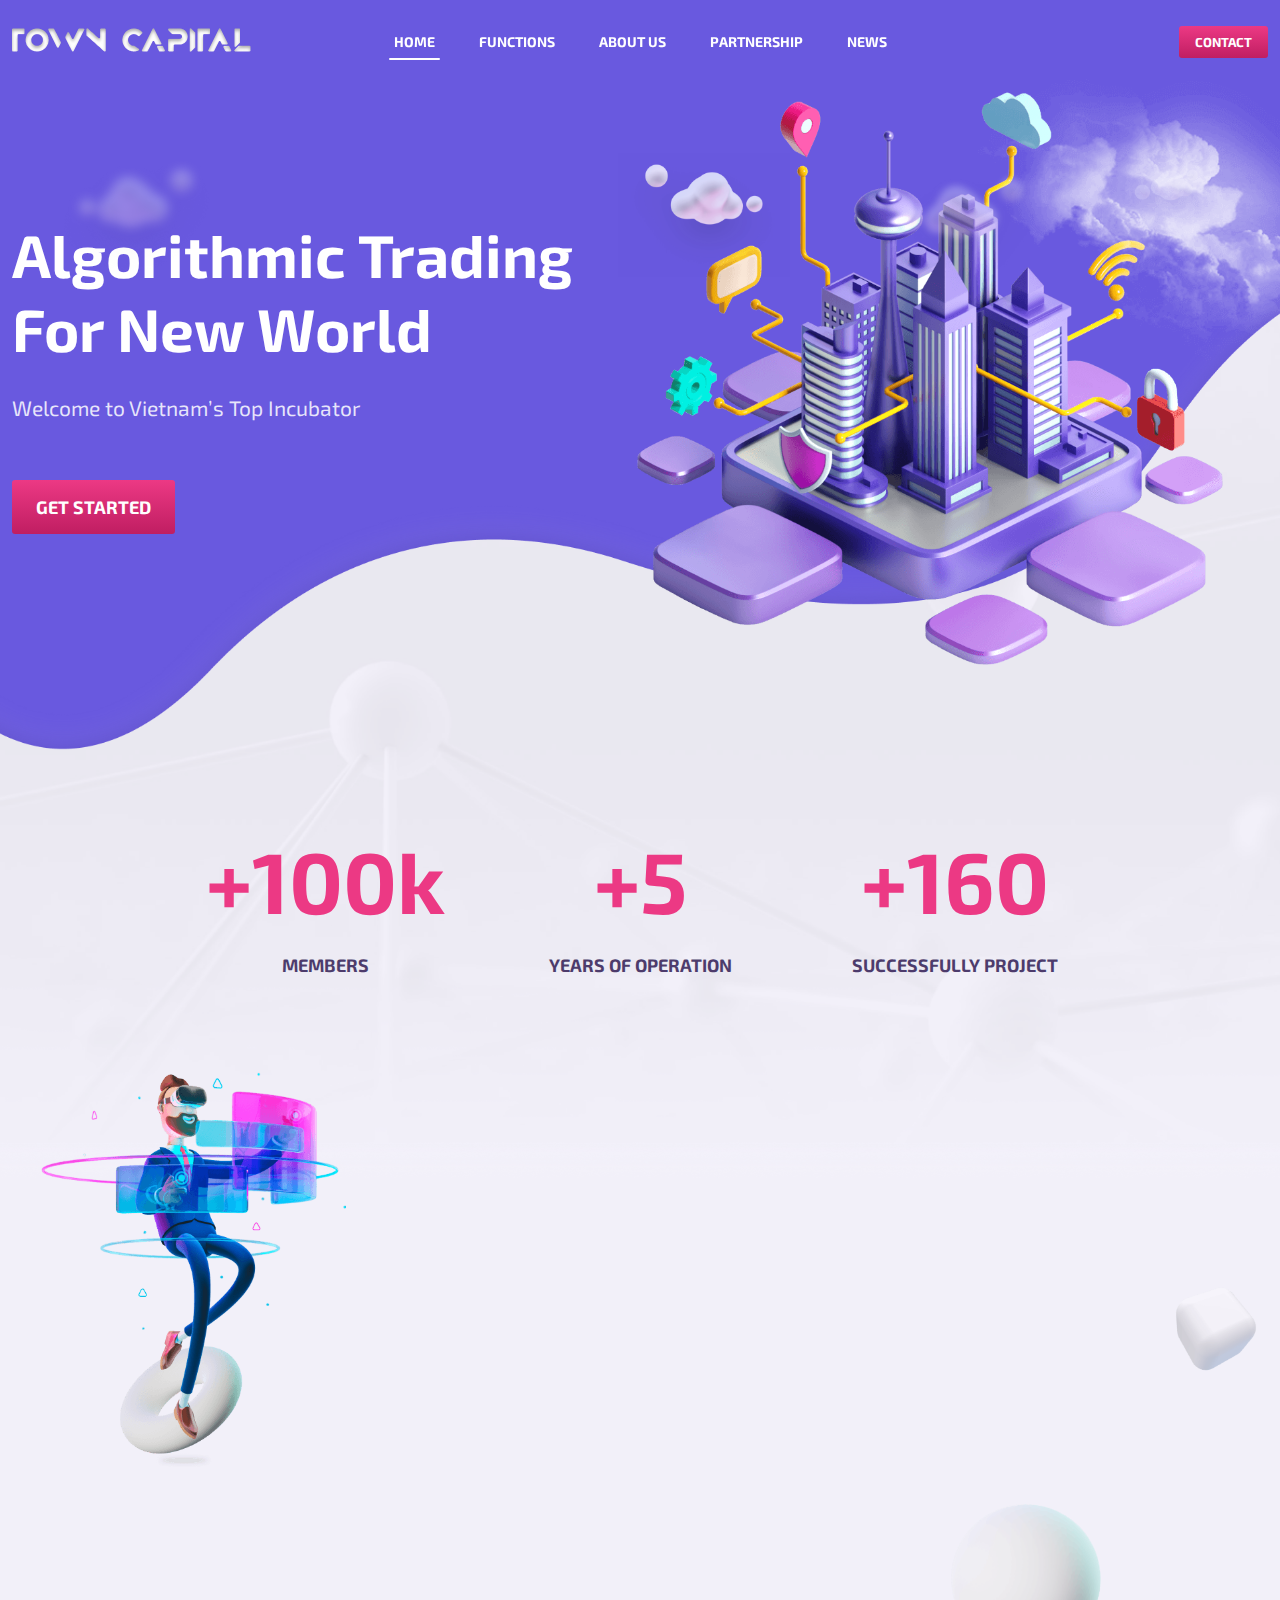
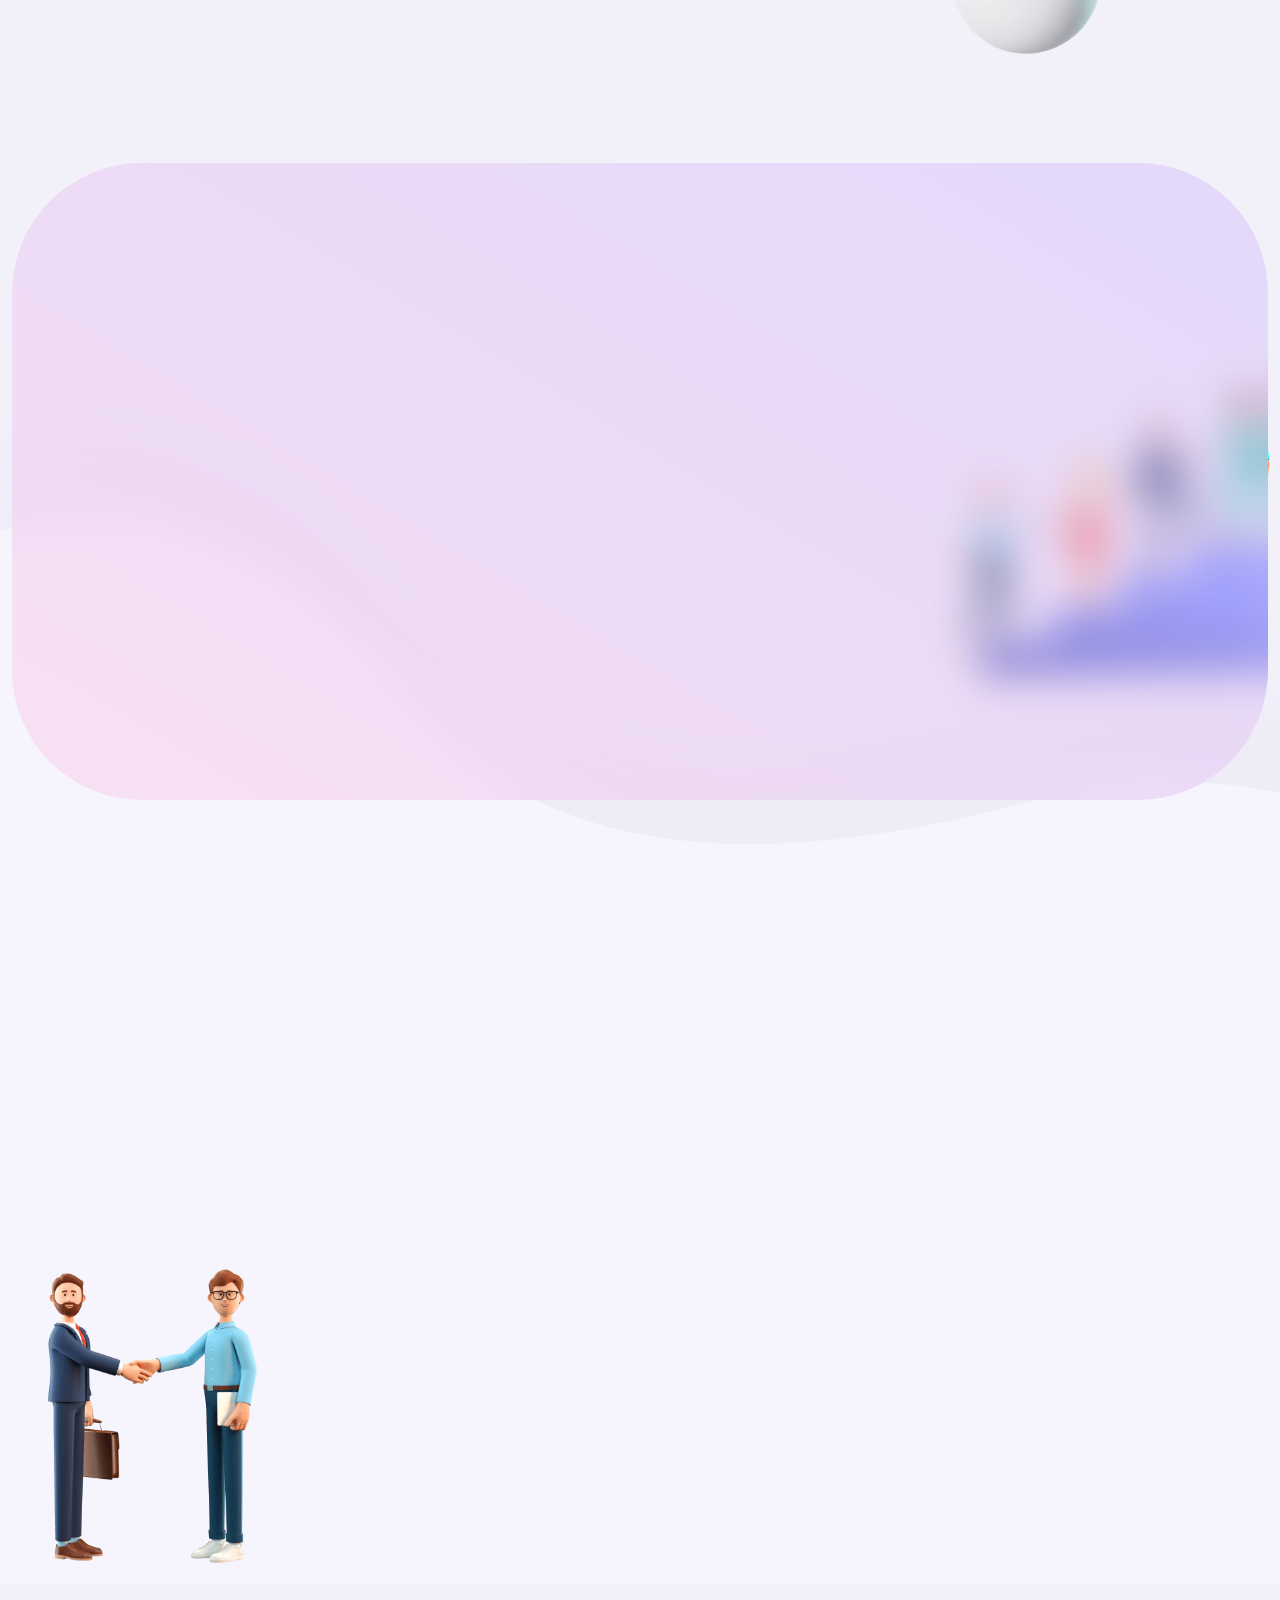
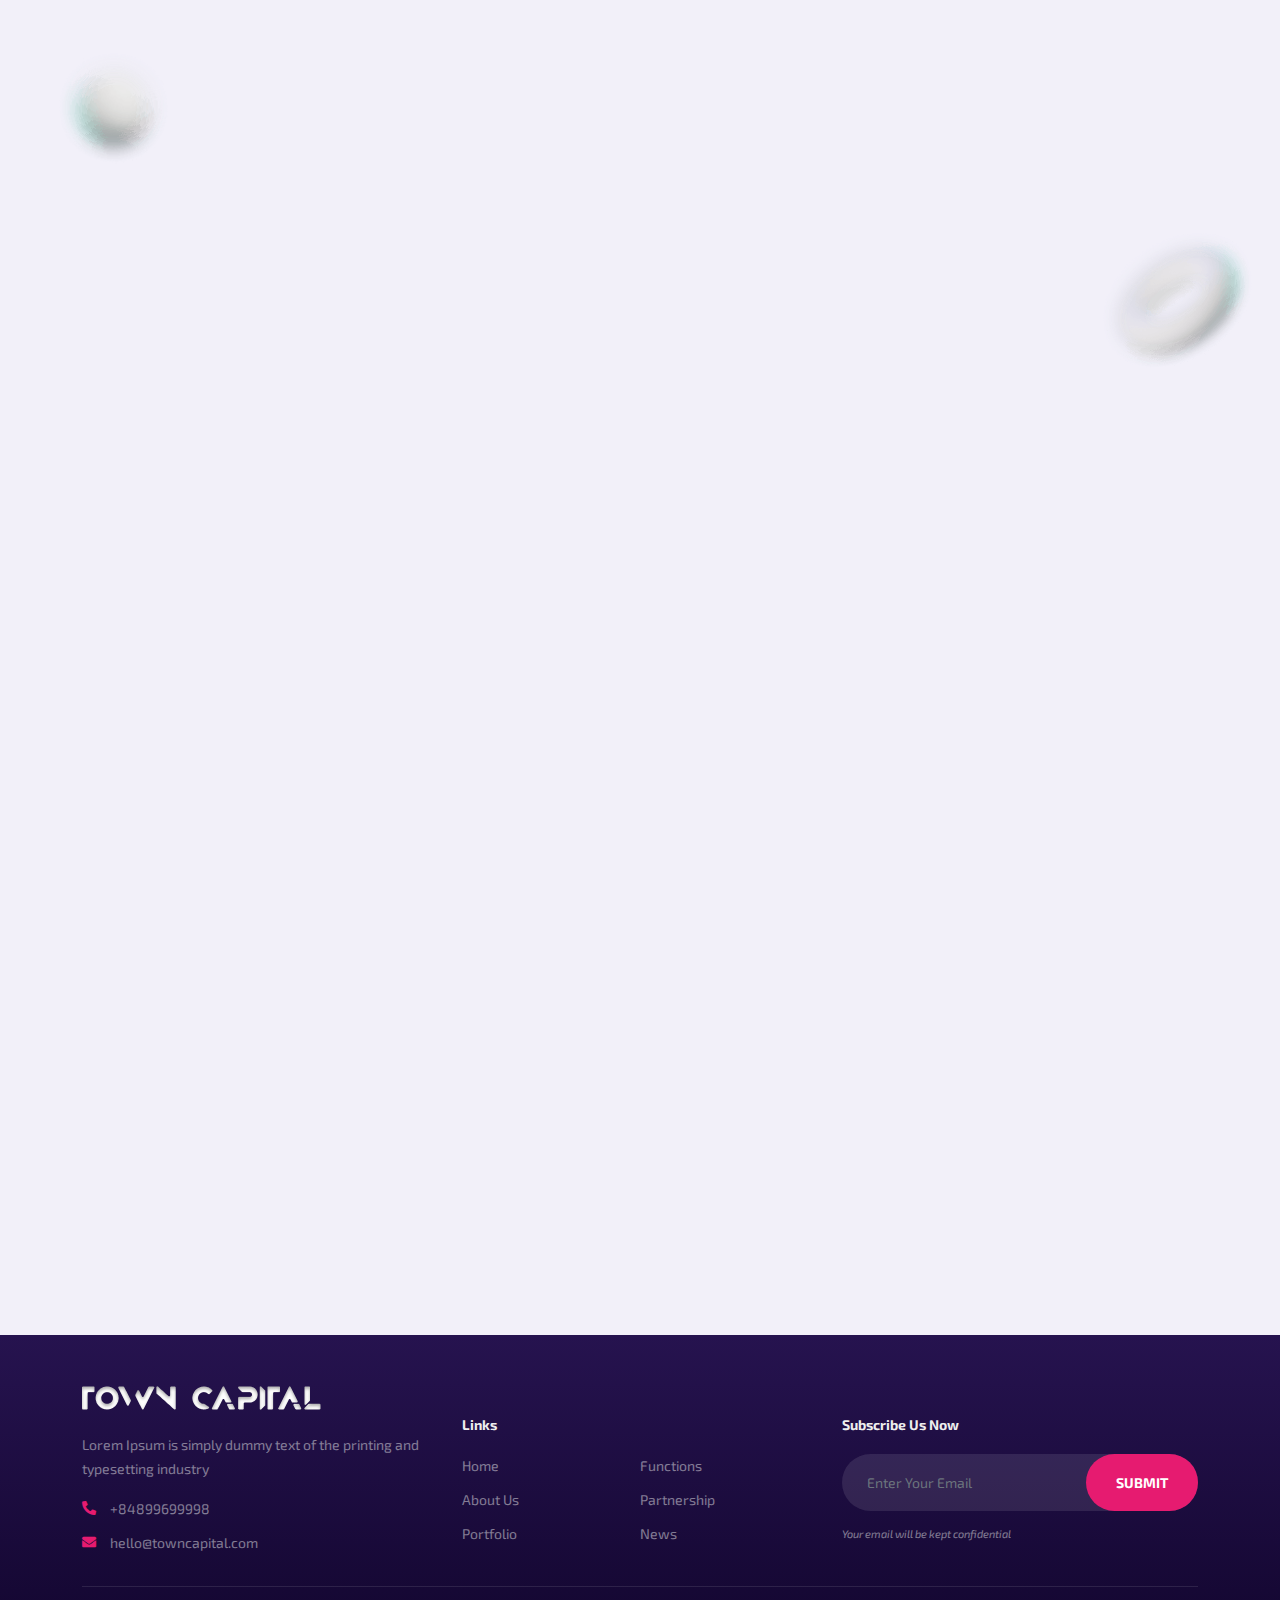
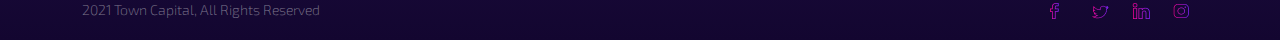
<file: index.html>
<!doctype html>
<html lang="en">
  <head>
    <meta charset="utf-8">
    <title>Town Capital</title>
    <meta name="viewport" content="width=device-width, initial-scale=1" />
    <link rel="icon" href="images/favicon.png" />

    <script src="assets/js/jquery-3.6.0.min.js"></script>
    <!-- Slick -->
    <link rel="stylesheet" type="text/css" href="assets/libs/slick/slick.css"/>


    <link href="assets/css/main.css" rel="stylesheet">
  </head>
  <body class="home">
    <div class="wrapper">
      <header class="header -fix">
        <div class="container d-flex align-items-center justify-content-center">

          <h1 class="logo">
            <a href="index.html">
              <img src="images/logo.png" alt="Logo">
            </a>
          </h1>
          <nav class="main__nav ms-auto d-none d-lg-block">
            <ul class="el__menu">
              <li class="menu-item active"><a href="index.html">Home</a></li>
              <li class="menu-item"><a href="index.html#functions">Functions</a></li>
              <li class="menu-item"><a href="index.html#about">About Us</a></li>
              <li class="menu-item"><a href="index.html#partnership">Partnership</a></li>
              <li class="menu-item"><a href="index.html#news">News</a></li>
            </ul>
          </nav>

          <div class="header__right">
            <a href="index.html#contact2" class="btn btn--primary -small"><span>Contact</span></a>
          </div>

          <div class="d-lg-none">
              <div class="menu-mb__btn">
                <img src="assets/img/menu.png" alt="">
              </div>
          </div>

        </div>
      </header>

      <section class="home-banner">
        <div class="container">
          <div class="el__meta">
            <div class="wow fadeInRight">
              <div class="el__title">algorithmic trading <br>for New World</div>
              <div class="el__excerpt">Welcome to Vietnam’s Top Incubator</div>
              <a href="" class="btn btn--primary"><span>GET STARTED</span></a>
            </div>
          </div>

          <div class="el__thumb wow fadeInUp">
            <img src="images/home-banner-img.png" alt="">
          </div>

        </div>

        <div class="home-banner__cloubd">
          <div class="-cloubd-1"></div>
          <div class="-cloubd-2"></div>
        </div>

        <div class="effect-box">
          <div class="frame--cloubd">
            <div class="clouds_one"></div>
          </div>
        </div>

      </section>

      <section class="home-number">
        <div class="container">
          <div class="el__box wow fadeInUp">
            <div class="row justify-content-center">
              <div class="col-sm-6 col-md-4">
                <div class="el__item">
                  <div class="el__item__title counter">+100k</div>
                  <div class="el__item__sub">Members</div>
                </div>
              </div>
              <div class="col-sm-6 col-md-4">
                <div class="el__item">
                  <div class="el__item__title counter">+5</div>
                  <div class="el__item__sub">Years of Operation</div>
                </div>
              </div>
              <div class="col-sm-6 col-md-4">
                <div class="el__item">
                  <div class="el__item__title counter">+160</div>
                  <div class="el__item__sub">Successfully Project</div>
                </div>
              </div>
            </div>
          </div>
        </div>
      </section>

      <section id="functions" class="home-functions">
        <div class="container">
          <header class="sc__header text-center">
            <div class="sc__header__excerpt wow fadeInLeft">Town Capital Content here</div>
            <h2 class="sc__header__title wow fadeInRight">Our Functions</h2>
          </header>

          <div class="row wow justify-content-center fadeInUp">
            <div class="col-sm-6 col-md-4 col-lg-3">
              <div class="el__item">
                <div class="el__item__thumb">
                  <div class="dnfix__thumb -contain">
                    <img src="images/home-functions-img-01.png" alt="">
                  </div>
                </div>
                <div class="el__item__meta">
                  <h3 class="el__item__title">Advisors</h3>
                  <div class="el__item__excerpt">Lorem Ipsum has been the industry's standard dummy text ever sinc</div>
                </div>
              </div>
            </div>
            <div class="col-sm-6 col-md-4 col-lg-3">
              <div class="el__item">
                <div class="el__item__thumb">
                  <div class="dnfix__thumb -contain">
                    <img src="images/home-functions-img-02.png" alt="">
                  </div>
                </div>
                <div class="el__item__meta">
                  <h3 class="el__item__title">Funds</h3>
                  <div class="el__item__excerpt">Lorem Ipsum has been the industry's standard dummy text ever sinc</div>
                </div>
              </div>
            </div>
            <div class="col-sm-6 col-md-4 col-lg-3">
              <div class="el__item">
                <div class="el__item__thumb">
                  <div class="dnfix__thumb -contain">
                    <img src="images/home-functions-img-03.png" alt="">
                  </div>
                </div>
                <div class="el__item__meta">
                  <h3 class="el__item__title">Marketing</h3>
                  <div class="el__item__excerpt">Lorem Ipsum has been the industry's standard dummy text ever sinc</div>
                </div>
              </div>
            </div>
            <div class="col-sm-6 col-md-4 col-lg-3">
              <div class="el__item">
                <div class="el__item__thumb">
                  <div class="dnfix__thumb -contain">
                    <img src="images/home-functions-img-04.png" alt="">
                  </div>
                </div>
                <div class="el__item__meta">
                  <h3 class="el__item__title">Factory</h3>
                  <div class="el__item__excerpt">Lorem Ipsum has been the industry's standard dummy text ever sinc</div>
                </div>
              </div>
            </div>
          </div>
        </div>

        <div class="-icon-user"></div>
        <div class="-icon-stone1"></div>
        <div class="-icon-stone2"></div>
      </section>

      <section id="about" class="home-team">
        <div class="container">
          <div class="el__box">
            <header class="sc__header text-center">
              <div class="sc__header__excerpt wow fadeInRight">Town Capital Content here</div>
              <h2 class="sc__header__title wow fadeInLeft">MEET Founding TEAM</h2>
            </header>
            <div class="row wow fadeInUp">
              <div class="col-12 col__left">
                <div class="slider slider-for js-intro-slider-for">

                  <div class="slider__item__wrap">
                    <div class="slider__item">
                      <div class="row">
                        <div class="col-md-5">
                          <div class="slider__item__thumb">
                            <div class="dnfix__thumb">
                              <img src="images/home-team-img-01.png" alt="">
                            </div>
                          </div>
                        </div>
                        <div class="col-md-7">
                          <div class="slider__item__meta">
                            <p class="slider__item__title">John Doe</p>
                            <p class="slider__item__sub">Founder</p>
                            <div class="slider__item__excerpt">
                              <p><strong>“Lorem Ipsum has been the industry's standard dummy text ever since the 1500s, when an unknown printer took a galley of type and scrambled it to make a type specimen book. </strong>It has survived not only five centuries, but also the leap into electronic typesetting, remaining essentially unchanged. ”</p>
                            </div>
                          </div>
                        </div>
                      </div>
                    </div>
                  </div>
                  <div class="slider__item__wrap">
                    <div class="slider__item">
                      <div class="row">
                        <div class="col-md-5">
                          <div class="slider__item__thumb">
                            <div class="dnfix__thumb">
                              <img src="images/home-team-img-01.png" alt="">
                            </div>
                          </div>
                        </div>
                        <div class="col-md-7">
                          <div class="slider__item__meta">
                            <p class="slider__item__title">John Doe</p>
                            <p class="slider__item__sub">Founder</p>
                            <div class="slider__item__excerpt">
                              <p><strong>“Lorem Ipsum has been the industry's standard dummy text ever since the 1500s, when an unknown printer took a galley of type and scrambled it to make a type specimen book. </strong>It has survived not only five centuries, but also the leap into electronic typesetting, remaining essentially unchanged. ”</p>
                            </div>
                          </div>
                        </div>
                      </div>
                    </div>
                  </div>
                  <div class="slider__item__wrap">
                    <div class="slider__item">
                      <div class="row">
                        <div class="col-md-5">
                          <div class="slider__item__thumb">
                            <div class="dnfix__thumb">
                              <img src="images/home-team-img-01.png" alt="">
                            </div>
                          </div>
                        </div>
                        <div class="col-md-7">
                          <div class="slider__item__meta">
                            <p class="slider__item__title">John Doe</p>
                            <p class="slider__item__sub">Founder</p>
                            <div class="slider__item__excerpt">
                              <p><strong>“Lorem Ipsum has been the industry's standard dummy text ever since the 1500s, when an unknown printer took a galley of type and scrambled it to make a type specimen book. </strong>It has survived not only five centuries, but also the leap into electronic typesetting, remaining essentially unchanged. ”</p>
                            </div>
                          </div>
                        </div>
                      </div>
                    </div>
                  </div>
                  <div class="slider__item__wrap">
                    <div class="slider__item">
                      <div class="row">
                        <div class="col-md-5">
                          <div class="slider__item__thumb">
                            <div class="dnfix__thumb">
                              <img src="images/home-team-img-01.png" alt="">
                            </div>
                          </div>
                        </div>
                        <div class="col-md-7">
                          <div class="slider__item__meta">
                            <p class="slider__item__title">John Doe</p>
                            <p class="slider__item__sub">Founder</p>
                            <div class="slider__item__excerpt">
                              <p><strong>“Lorem Ipsum has been the industry's standard dummy text ever since the 1500s, when an unknown printer took a galley of type and scrambled it to make a type specimen book. </strong>It has survived not only five centuries, but also the leap into electronic typesetting, remaining essentially unchanged. ”</p>
                            </div>
                          </div>
                        </div>
                      </div>
                    </div>
                  </div>
                  <div class="slider__item__wrap">
                    <div class="slider__item">
                      <div class="row">
                        <div class="col-md-5">
                          <div class="slider__item__thumb">
                            <div class="dnfix__thumb">
                              <img src="images/home-team-img-01.png" alt="">
                            </div>
                          </div>
                        </div>
                        <div class="col-md-7">
                          <div class="slider__item__meta">
                            <p class="slider__item__title">John Doe</p>
                            <p class="slider__item__sub">Founder</p>
                            <div class="slider__item__excerpt">
                              <p><strong>“Lorem Ipsum has been the industry's standard dummy text ever since the 1500s, when an unknown printer took a galley of type and scrambled it to make a type specimen book. </strong>It has survived not only five centuries, but also the leap into electronic typesetting, remaining essentially unchanged. ”</p>
                            </div>
                          </div>
                        </div>
                      </div>
                    </div>
                  </div>


                </div>
              </div>
              <div class="col-12 col__right">
                <div class="slider slider-nav js-intro-slider-nav">
                  <div class="slider__item__wrap">
                    <div class="slider__item2">
                      <div class="slider__item2__thumb">
                        <div class="dnfix__thumb">
                          <img src="images/home-team-img-01.png" alt="">
                        </div>
                      </div>
                    </div>
                  </div>
                  <div class="slider__item__wrap">
                    <div class="slider__item2">
                      <div class="slider__item2__thumb">
                        <div class="dnfix__thumb">
                          <img src="images/home-team-img-01.png" alt="">
                        </div>
                      </div>
                    </div>
                  </div>
                  <div class="slider__item__wrap">
                    <div class="slider__item2">
                      <div class="slider__item2__thumb">
                        <div class="dnfix__thumb">
                          <img src="images/home-team-img-01.png" alt="">
                        </div>
                      </div>
                    </div>
                  </div>
                  <div class="slider__item__wrap">
                    <div class="slider__item2">
                      <div class="slider__item2__thumb">
                        <div class="dnfix__thumb">
                          <img src="images/home-team-img-01.png" alt="">
                        </div>
                      </div>
                    </div>
                  </div>
                  <div class="slider__item__wrap">
                    <div class="slider__item2">
                      <div class="slider__item2__thumb">
                        <div class="dnfix__thumb">
                          <img src="images/home-team-img-01.png" alt="">
                        </div>
                      </div>
                    </div>
                  </div>

                </div>
              </div>
            </div>
          </div>
        </div>
      </section>

      <section id="partnership" class="home-partners">
        <div class="container">
          <div class="el__boxs">
            <div class="el__header wow fadeInLeft">
              <div class="el__header__sub counter">28+</div>
              <h2 class="el__header__title">Partners</h2>
            </div>
            <div class="row row-7 wow fadeInUp">
              <div class="col__title col-6 col-md-3 col-lg-2">
                <div class="el__item">
                  <div class="el__item__title">Governance</div>
                </div>
              </div>
              <div class="col-6 col-md-3 col-lg-2">
                <div class="el__item">
                  <div class="el__item__thumb">
                    <div class="dnfix__thumb">
                      <img src="images/partners/img-01.png" alt="">
                    </div>
                  </div>
                </div>
              </div>
              <div class="col-6 col-md-3 col-lg-2">
                <div class="el__item">
                  <div class="el__item__thumb">
                    <div class="dnfix__thumb">
                      <img src="images/partners/img-02.png" alt="">
                    </div>
                  </div>
                </div>
              </div>
              <div class="col-6 col-md-3 col-lg-2">
                <div class="el__item">
                  <div class="el__item__thumb">
                    <div class="dnfix__thumb">
                      <img src="images/partners/img-03.png" alt="">
                    </div>
                  </div>
                </div>
              </div>
              <div class="col-6 col-md-3 col-lg-2">
                <div class="el__item">
                  <div class="el__item__thumb">
                    <div class="dnfix__thumb">
                      <img src="images/partners/img-04.png" alt="">
                    </div>
                  </div>
                </div>
              </div>
              <div class="col-6 col-md-3 col-lg-2">
                <div class="el__item">
                  <div class="el__item__thumb">
                    <div class="dnfix__thumb">
                      <img src="images/partners/img-05.png" alt="">
                    </div>
                  </div>
                </div>
              </div>
              <div class="col-6 col-md-3 col-lg-2">
                <div class="el__item">
                  <div class="el__item__thumb">
                    <div class="dnfix__thumb">
                      <img src="images/partners/img-06.png" alt="">
                    </div>
                  </div>
                </div>
              </div>
              <div class="col-6 col-md-3 col-lg-2 offsetz-1">
                <div class="el__item">
                  <div class="el__item__thumb">
                    <div class="dnfix__thumb">
                      <img src="images/partners/img-07.png" alt="">
                    </div>
                  </div>
                </div>
              </div>
              <div class="col-6 col-md-3 col-lg-2">
                <div class="el__item">
                  <div class="el__item__thumb">
                    <div class="dnfix__thumb">
                      <img src="images/partners/img-08.png" alt="">
                    </div>
                  </div>
                </div>
              </div>
              <div class="col-6 col-md-3 col-lg-2">
                <div class="el__item">
                  <div class="el__item__thumb">
                    <div class="dnfix__thumb">
                      <img src="images/partners/img-09.png" alt="">
                    </div>
                  </div>
                </div>
              </div>
              <div class="col-6 col-md-3 col-lg-2">
                <div class="el__item">
                  <div class="el__item__thumb">
                    <div class="dnfix__thumb">
                      <img src="images/partners/img-10.png" alt="">
                    </div>
                  </div>
                </div>
              </div>
              <div class="col-6 col-md-3 col-lg-2">
                <div class="el__item">
                  <div class="el__item__thumb">
                    <div class="dnfix__thumb">
                      <img src="images/partners/img-11.png" alt="">
                    </div>
                  </div>
                </div>
              </div>
              <div class="col-6 col-md-3 col-lg-2">
                <div class="el__item">
                  <div class="el__item__thumb">
                    <div class="dnfix__thumb">
                      <img src="images/partners/img-12.png" alt="">
                    </div>
                  </div>
                </div>
              </div>
            </div>

            <div class="row row-7 wow fadeInUp">
              <div class="col__title col-12 offsetz-1">
                <div class="el__item">
                  <div class="el__item__title">Strategic</div>
                </div>
              </div>
              <div class="col-6 col-md-3 col-lg-2">
                <div class="el__item">
                  <div class="el__item__thumb">
                    <div class="dnfix__thumb">
                      <img src="images/partners/img-13.png" alt="">
                    </div>
                  </div>
                </div>
              </div>
              <div class="col-6 col-md-3 col-lg-2">
                <div class="el__item">
                  <div class="el__item__thumb">
                    <div class="dnfix__thumb">
                      <img src="images/partners/img-14.png" alt="">
                    </div>
                  </div>
                </div>
              </div>
              <div class="col-6 col-md-3 col-lg-2">
                <div class="el__item">
                  <div class="el__item__thumb">
                    <div class="dnfix__thumb">
                      <img src="images/partners/img-15.png" alt="">
                    </div>
                  </div>
                </div>
              </div>
              <div class="col-6 col-md-3 col-lg-2">
                <div class="el__item">
                  <div class="el__item__thumb">
                    <div class="dnfix__thumb">
                      <img src="images/partners/img-16.png" alt="">
                    </div>
                  </div>
                </div>
              </div>
              <div class="col-6 col-md-3 col-lg-2">
                <div class="el__item">
                  <div class="el__item__thumb">
                    <div class="dnfix__thumb">
                      <img src="images/partners/img-17.png" alt="">
                    </div>
                  </div>
                </div>
              </div>

              <div class="col-6 col-md-3 col-lg-2 offsetz-2">
                <div class="el__item">
                  <div class="el__item__thumb">
                    <div class="dnfix__thumb">
                      <img src="images/partners/img-18.png" alt="">
                    </div>
                  </div>
                </div>
              </div>
              <div class="col-6 col-md-3 col-lg-2">
                <div class="el__item">
                  <div class="el__item__thumb">
                    <div class="dnfix__thumb">
                      <img src="images/partners/img-19.png" alt="">
                    </div>
                  </div>
                </div>
              </div>
              <div class="col-6 col-md-3 col-lg-2">
                <div class="el__item">
                  <div class="el__item__thumb">
                    <div class="dnfix__thumb">
                      <img src="images/partners/img-20.png" alt="">
                    </div>
                  </div>
                </div>
              </div>
              <div class="col-6 col-md-3 col-lg-2">
                <div class="el__item">
                  <div class="el__item__thumb">
                    <div class="dnfix__thumb">
                      <img src="images/partners/img-21.png" alt="">
                    </div>
                  </div>
                </div>
              </div>
              <div class="col-6 col-md-3 col-lg-2">
                <div class="el__item">
                  <div class="el__item__thumb">
                    <div class="dnfix__thumb">
                      <img src="images/partners/img-22.png" alt="">
                    </div>
                  </div>
                </div>
              </div>
            </div>

            <div class="row row-7 wow fadeInUp">
              <div class="col__title col-12 offsetz-2">
                <div class="el__item">
                  <div class="el__item__title">Media<br class="pc">partner</div>
                </div>
              </div>
              <div class="col-6 col-md-3 col-lg-2">
                <div class="el__item">
                  <div class="el__item__thumb">
                    <div class="dnfix__thumb">
                      <img src="images/partners/img-23.png" alt="">
                    </div>
                  </div>
                </div>
              </div>
              <div class="col-6 col-md-3 col-lg-2">
                <div class="el__item">
                  <div class="el__item__thumb">
                    <div class="dnfix__thumb">
                      <img src="images/partners/img-24.png" alt="">
                    </div>
                  </div>
                </div>
              </div>
              <div class="col-6 col-md-3 col-lg-2">
                <div class="el__item">
                  <div class="el__item__thumb">
                    <div class="dnfix__thumb">
                      <img src="images/partners/img-25.png" alt="">
                    </div>
                  </div>
                </div>
              </div>
              <div class="col-6 col-md-3 col-lg-2">
                <div class="el__item">
                  <div class="el__item__thumb">
                    <div class="dnfix__thumb">
                      <img src="images/partners/img-26.png" alt="">
                    </div>
                  </div>
                </div>
              </div>

              <div class="col-6 col-md-3 col-lg-2 offsetz-3">
                <div class="el__item">
                  <div class="el__item__thumb">
                    <div class="dnfix__thumb">
                      <img src="images/partners/img-27.png" alt="">
                    </div>
                  </div>
                </div>
              </div>
              <div class="col-6 col-md-3 col-lg-2">
                <div class="el__item">
                  <div class="el__item__thumb">
                    <div class="dnfix__thumb">
                      <img src="images/partners/img-28.png" alt="">
                    </div>
                  </div>
                </div>
              </div>
              <div class="col-6 col-md-3 col-lg-2">
                <div class="el__item">
                  <div class="el__item__thumb">
                    <div class="dnfix__thumb">
                      <img src="images/partners/img-29.png" alt="">
                    </div>
                  </div>
                </div>
              </div>
              <div class="col-6 col-md-3 col-lg-2">
                <div class="el__item">
                  <div class="el__item__thumb">
                    <div class="dnfix__thumb">
                      <img src="images/partners/img-30.png" alt="">
                    </div>
                  </div>
                </div>
              </div>
            </div>
          </div>

        </div>
      </section>

      <section id="portfolio" class="home-portfolio">
        <div class="container">
          <header class="sc__header text-center">
            <div class="sc__header__excerpt wow fadeInLeft">Town Capital Content here</div>
            <h2 class="sc__header__title wow fadeInRight">Our Portfolio</h2>
          </header>
          <div class="row row-7 justify-content-center wow fadeInUp">

            <div class="col-6 col-md-3 col-lg-2">
              <div class="el__item">
                <div class="el__item__thumb">
                  <div class="dnfix__thumb">
                    <img src="images/portfolio/img-01.png" alt="">
                  </div>
                </div>
              </div>
            </div>
            <div class="col-6 col-md-3 col-lg-2">
              <div class="el__item">
                <div class="el__item__thumb">
                  <div class="dnfix__thumb">
                    <img src="images/portfolio/img-02.png" alt="">
                  </div>
                </div>
              </div>
            </div>
            <div class="col-6 col-md-3 col-lg-2">
              <div class="el__item">
                <div class="el__item__thumb">
                  <div class="dnfix__thumb">
                    <img src="images/portfolio/img-03.png" alt="">
                  </div>
                </div>
              </div>
            </div>
            <div class="col-6 col-md-3 col-lg-2">
              <div class="el__item">
                <div class="el__item__thumb">
                  <div class="dnfix__thumb">
                    <img src="images/portfolio/img-04.png" alt="">
                  </div>
                </div>
              </div>
            </div>
            <div class="col-6 col-md-3 col-lg-2">
              <div class="el__item">
                <div class="el__item__thumb">
                  <div class="dnfix__thumb">
                    <img src="images/portfolio/img-05.png" alt="">
                  </div>
                </div>
              </div>
            </div>
            <div class="col-6 col-md-3 col-lg-2">
              <div class="el__item">
                <div class="el__item__thumb">
                  <div class="dnfix__thumb">
                    <img src="images/portfolio/img-06.png" alt="">
                  </div>
                </div>
              </div>
            </div>
            <div class="col-6 col-md-3 col-lg-2">
              <div class="el__item">
                <div class="el__item__thumb">
                  <div class="dnfix__thumb">
                    <img src="images/portfolio/img-07.png" alt="">
                  </div>
                </div>
              </div>
            </div>
            <div class="col-6 col-md-3 col-lg-2">
              <div class="el__item">
                <div class="el__item__thumb">
                  <div class="dnfix__thumb">
                    <img src="images/portfolio/img-08.png" alt="">
                  </div>
                </div>
              </div>
            </div>
            <div class="col-6 col-md-3 col-lg-2">
              <div class="el__item">
                <div class="el__item__thumb">
                  <div class="dnfix__thumb">
                    <img src="images/portfolio/img-09.png" alt="">
                  </div>
                </div>
              </div>
            </div>
            <div class="col-6 col-md-3 col-lg-2">
              <div class="el__item">
                <div class="el__item__thumb">
                  <div class="dnfix__thumb">
                    <img src="images/portfolio/img-10.png" alt="">
                  </div>
                </div>
              </div>
            </div>
            <div class="col-6 col-md-3 col-lg-2">
              <div class="el__item">
                <div class="el__item__thumb">
                  <div class="dnfix__thumb">
                    <img src="images/portfolio/img-11.png" alt="">
                  </div>
                </div>
              </div>
            </div>
            <div class="col-6 col-md-3 col-lg-2">
              <div class="el__item">
                <div class="el__item__thumb">
                  <div class="dnfix__thumb">
                    <img src="images/portfolio/img-12.png" alt="">
                  </div>
                </div>
              </div>
            </div>
            <div class="col-6 col-md-3 col-lg-2">
              <div class="el__item">
                <div class="el__item__thumb">
                  <div class="dnfix__thumb">
                    <img src="images/portfolio/img-13.png" alt="">
                  </div>
                </div>
              </div>
            </div>
            <div class="col-6 col-md-3 col-lg-2">
              <div class="el__item">
                <div class="el__item__thumb">
                  <div class="dnfix__thumb">
                    <img src="images/portfolio/img-14.png" alt="">
                  </div>
                </div>
              </div>
            </div>
            <div class="col-6 col-md-3 col-lg-2">
              <div class="el__item">
                <div class="el__item__thumb">
                  <div class="dnfix__thumb">
                    <img src="images/portfolio/img-15.png" alt="">
                  </div>
                </div>
              </div>
            </div>
            <div class="col-6 col-md-3 col-lg-2">
              <div class="el__item">
                <div class="el__item__thumb">
                  <div class="dnfix__thumb">
                    <img src="images/portfolio/img-16.png" alt="">
                  </div>
                </div>
              </div>
            </div>
            <div class="col-6 col-md-3 col-lg-2">
              <div class="el__item">
                <div class="el__item__thumb">
                  <div class="dnfix__thumb">
                    <img src="images/portfolio/img-17.png" alt="">
                  </div>
                </div>
              </div>
            </div>
            <div class="col-6 col-md-3 col-lg-2">
              <div class="el__item">
                <div class="el__item__thumb">
                  <div class="dnfix__thumb">
                    <img src="images/portfolio/img-18.png" alt="">
                  </div>
                </div>
              </div>
            </div>
            <div class="col-6 col-md-3 col-lg-2">
              <div class="el__item">
                <div class="el__item__thumb">
                  <div class="dnfix__thumb">
                    <img src="images/portfolio/img-19.png" alt="">
                  </div>
                </div>
              </div>
            </div>
            <div class="col-6 col-md-3 col-lg-2">
              <div class="el__item">
                <div class="el__item__thumb">
                  <div class="dnfix__thumb">
                    <img src="images/portfolio/img-20.png" alt="">
                  </div>
                </div>
              </div>
            </div>
            <div class="col-6 col-md-3 col-lg-2">
              <div class="el__item">
                <div class="el__item__thumb">
                  <div class="dnfix__thumb">
                    <img src="images/portfolio/img-21.png" alt="">
                  </div>
                </div>
              </div>
            </div>
            <div class="col-6 col-md-3 col-lg-2">
              <div class="el__item">
                <div class="el__item__thumb">
                  <div class="dnfix__thumb">
                    <img src="images/portfolio/img-22.png" alt="">
                  </div>
                </div>
              </div>
            </div>
            <div class="col-6 col-md-3 col-lg-2">
              <div class="el__item">
                <div class="el__item__thumb">
                  <div class="dnfix__thumb">
                    <img src="images/portfolio/img-23.png" alt="">
                  </div>
                </div>
              </div>
            </div>
            <div class="col-6 col-md-3 col-lg-2">
              <div class="el__item">
                <div class="el__item__thumb">
                  <div class="dnfix__thumb">
                    <img src="images/portfolio/img-24.png" alt="">
                  </div>
                </div>
              </div>
            </div>
            <div class="col-6 col-md-3 col-lg-2">
              <div class="el__item">
                <div class="el__item__thumb">
                  <div class="dnfix__thumb">
                    <img src="images/portfolio/img-25.png" alt="">
                  </div>
                </div>
              </div>
            </div>
            <div class="col-6 col-md-3 col-lg-2">
              <div class="el__item">
                <div class="el__item__thumb">
                  <div class="dnfix__thumb">
                    <img src="images/portfolio/img-26.png" alt="">
                  </div>
                </div>
              </div>
            </div>
            <div class="col-6 col-md-3 col-lg-2">
              <div class="el__item">
                <div class="el__item__thumb">
                  <div class="dnfix__thumb">
                    <img src="images/portfolio/img-27.png" alt="">
                  </div>
                </div>
              </div>
            </div>
            <div class="col-6 col-md-3 col-lg-2">
              <div class="el__item">
                <div class="el__item__thumb">
                  <div class="dnfix__thumb">
                    <img src="images/portfolio/img-28.png" alt="">
                  </div>
                </div>
              </div>
            </div>
            <div class="col-6 col-md-3 col-lg-2">
              <div class="el__item">
                <div class="el__item__thumb">
                  <div class="dnfix__thumb">
                    <img src="images/portfolio/img-29.png" alt="">
                  </div>
                </div>
              </div>
            </div>
            <div class="col-6 col-md-3 col-lg-2">
              <div class="el__item">
                <div class="el__item__thumb">
                  <div class="dnfix__thumb">
                    <img src="images/portfolio/img-30.png" alt="">
                  </div>
                </div>
              </div>
            </div>
            <div class="col-6 col-md-3 col-lg-2">
              <div class="el__item">
                <div class="el__item__thumb">
                  <div class="dnfix__thumb">
                    <img src="images/portfolio/img-31.png" alt="">
                  </div>
                </div>
              </div>
            </div>
            <div class="col-6 col-md-3 col-lg-2">
              <div class="el__item">
                <div class="el__item__thumb">
                  <div class="dnfix__thumb">
                    <img src="images/portfolio/img-32.png" alt="">
                  </div>
                </div>
              </div>
            </div>
            <div class="col-6 col-md-3 col-lg-2">
              <div class="el__item">
                <div class="el__item__thumb">
                  <div class="dnfix__thumb">
                    <img src="images/portfolio/img-33.png" alt="">
                  </div>
                </div>
              </div>
            </div>
            <div class="col-6 col-md-3 col-lg-2">
              <div class="el__item">
                <div class="el__item__thumb">
                  <div class="dnfix__thumb">
                    <img src="images/portfolio/img-34.png" alt="">
                  </div>
                </div>
              </div>
            </div>
            <div class="col-6 col-md-3 col-lg-2">
              <div class="el__item">
                <div class="el__item__thumb">
                  <div class="dnfix__thumb">
                    <img src="images/portfolio/img-35.png" alt="">
                  </div>
                </div>
              </div>
            </div>
            <div class="col-6 col-md-3 col-lg-2">
              <div class="el__item">
                <div class="el__item__thumb">
                  <div class="dnfix__thumb">
                    <img src="images/portfolio/img-36.png" alt="">
                  </div>
                </div>
              </div>
            </div>
            <div class="col-6 col-md-3 col-lg-2">
              <div class="el__item">
                <div class="el__item__thumb">
                  <div class="dnfix__thumb">
                    <img src="images/portfolio/img-37.png" alt="">
                  </div>
                </div>
              </div>
            </div>
            <div class="col-6 col-md-3 col-lg-2">
              <div class="el__item">
                <div class="el__item__thumb">
                  <div class="dnfix__thumb">
                    <img src="images/portfolio/img-38.png" alt="">
                  </div>
                </div>
              </div>
            </div>
            <div class="col-6 col-md-3 col-lg-2">
              <div class="el__item">
                <div class="el__item__thumb">
                  <div class="dnfix__thumb">
                    <img src="images/portfolio/img-39.png" alt="">
                  </div>
                </div>
              </div>
            </div>
            <div class="col-6 col-md-3 col-lg-2">
              <div class="el__item">
                <div class="el__item__thumb">
                  <div class="dnfix__thumb">
                    <img src="images/portfolio/img-40.png" alt="">
                  </div>
                </div>
              </div>
            </div>
            <div class="col-6 col-md-3 col-lg-2">
              <div class="el__item">
                <div class="el__item__thumb">
                  <div class="dnfix__thumb">
                    <img src="images/portfolio/img-41.png" alt="">
                  </div>
                </div>
              </div>
            </div>
            <div class="col-6 col-md-3 col-lg-2">
              <div class="el__item">
                <div class="el__item__thumb">
                  <div class="dnfix__thumb">
                    <img src="images/portfolio/img-42.png" alt="">
                  </div>
                </div>
              </div>
            </div>
          </div>
        </div>

        <div class="-icon-stone1"></div>
        <div class="-icon-stone2"></div>
      </section>

      <section id="news" class="home-news">
        <div class="container">
          <header class="sc__header text-center">
            <div class="sc__header__excerpt wow fadeInLeft">Town Capital Content here</div>
            <h2 class="sc__header__title wow fadeInRight">Latest News</h2>
          </header>
          <div class="row wow fadeInUp">
            <div class="col-md-4">
              <div class="new__item -mb-large ef--zoomin">
                <a href="">
                  <div class="new__item__thumb">
                    <div class="dnfix__thumb">
                      <img src="images/home-new-img-01.jpg" alt="">
                    </div>
                  </div>
                  <div class="new__item__meta">
                    <h3 class="new__item__title text__truncate -n2">Ecommerce Giant JD.com Accepts China’s Digital Yuan as Payments on Singles Day </h3>
                    <div class="new__item__excerpt">Even though Ethereum (ETH) had retraced to the $4,655 level during intraday trading, the second-largest cryptocurrency...</div>
                    <div class="new__item__readmore">READ MORE</div>
                  </div>
                </a>
              </div>
            </div>
            <div class="col-md-4">
              <div class="new__item -small ef--zoomin">
                <a href="">
                  <div class="new__item__thumb">
                    <div class="dnfix__thumb">
                      <img src="images/home-new-img-02.jpg" alt="">
                    </div>
                  </div>
                  <div class="new__item__meta">
                    <h3 class="new__item__title text__truncate -n2">DeFi Startup WOO Network Secures $30M in Oversubscribed Series A Round</h3>
                    <div class="new__item__excerpt text__truncate -n3">Even though Ethereum (ETH) had retraced to the $4,655 level during intraday trading, the second-largest cryptocurrency...</div>
                    <div class="new__item__readmore">READ MORE</div>
                  </div>
                </a>
              </div>
            </div>
            <div class="col-md-4">
              <div class="new__item -small ef--zoomin">
                <a href="">
                  <div class="new__item__thumb">
                    <div class="dnfix__thumb">
                      <img src="images/home-new-img-03.jpg" alt="">
                    </div>
                  </div>
                  <div class="new__item__meta">
                    <h3 class="new__item__title text__truncate -n2">S. Korean Artist Management Firm Hybe Eyes Expansion into NFTs</h3>
                    <div class="new__item__excerpt text__truncate -n3">Even though Ethereum (ETH) had retraced to the $4,655 level during intraday trading, the second-largest cryptocurrency...</div>
                    <div class="new__item__readmore">READ MORE</div>
                  </div>
                </a>
              </div>
            </div>
          </div>
        </div>
      </section>

      <footer class="footer">
        <div class="container">
          <div class="row">
            <div class="col-md-6 col-lg-4">
              <div class="footer__item">
                <div class="footer__logo">
                  <a href="index.html">
                    <img src="images/logo.png" alt="Logo">
                  </a>
                </div>
                <p class="mb-3">Lorem Ipsum is simply dummy text of the printing and typesetting industry</p>
                <ul class="footer__address">
                  <li><span class="icon-phone"></span> <a href="tel:+84899699998">+84899699998</a></li>
                  <li><span class="icon-envelope"></span> <a href="mailto:hello@towncapital.com">hello@towncapital.com</a></li>
                </ul>
              </div>
            </div>
            <div class="col-md-6 col-lg-4">
              <div class="footer__item">
                <p class="footer__item__title">Links</p>
                <ul class="footer__nav">
                  <li class="menu-item"><a href="index.html">Home</a></li>
                  <li class="menu-item"><a href="index.html#functions">Functions</a></li>
                  <li class="menu-item"><a href="index.html#about">About Us</a></li>
                  <li class="menu-item"><a href="index.html#partnership">Partnership</a></li>
                  <li><a href="index.html#portfolio">Portfolio</a></li>
                  <li class="menu-item"><a href="index.html#news">News</a></li>
                </ul>
              </div>
            </div>
            <div id="contact2" class="col-lg-4">
              <div class="footer__item -newsletter">
                <p class="footer__item__title">Subscribe Us Now</p>
                <form action="" class="">
                  <input type="text" class="text-field form-control" placeholder="Enter Your Email">
                  <input type="submit" class="submit-field" value="SUBMIT">
                </form>
                <i>Your email will be kept confidential</i>
              </div>
            </div>
          </div>

          <div class="copyright">
            <ul class="footer__socical ms-md-auto order-md-2">
              <li>
                <a href="" target="_blank">
                  <img src="assets/img/facebook.png" alt="">
                </a>
              </li>
              <li>
                <a href="" target="_blank">
                  <img src="assets/img/twitter.png" alt="">
                </a>
              </li>
              <li>
                <a href="" target="_blank">
                  <img src="assets/img/linkin.png" alt="">
                </a>
              </li>
              <li>
                <a href="" target="_blank">
                  <img src="assets/img/instagram.png" alt="">
                </a>
              </li>
            </ul>

            <div class="">
              <p>2021 Town Capital, All Rights Reserved</p>
            </div>

          </div>

        </div>
      </footer>
    </div>

    <nav id="menu__mobile" class="nav__mobile">
        <div class="nav__mobile__header">
          <a href="index.html">
            <img src="images/logo.png" alt="Logo">
          </a>
          <div class="nav__mobile--close ms-auto"><span class="icon-close"></span></div>
        </div>
        <div class="nav__mobile__content">
            <ul class="nav__mobile--ul">
              <li class="menu-item active"><a href="index.html">Home</a></li>
              <li class="menu-item"><a href="index.html#functions">Functions</a></li>
              <li class="menu-item"><a href="index.html#about">About Us</a></li>
              <li class="menu-item"><a href="index.html#partnership">Partnership</a></li>
              <li class="menu-item"><a href="index.html#news">News</a></li>
            </ul>
        </div>
    </nav>


    <script src="assets/libs/bootstrap/js/bootstrap.bundle.min.js"></script>
    <script type="text/javascript" src="assets/libs/slick/slick.min.js"></script>
    <script type="text/javascript" src="assets/js/wow.min.js"></script>
    <script src="assets/libs/waypoints/jquery.waypoints.min.js"> </script>
    <script src="assets/libs/counter-up2/dist/index.js"> </script>

    <script src="assets/js/main.js"></script>
  </body>
</html>
</file>
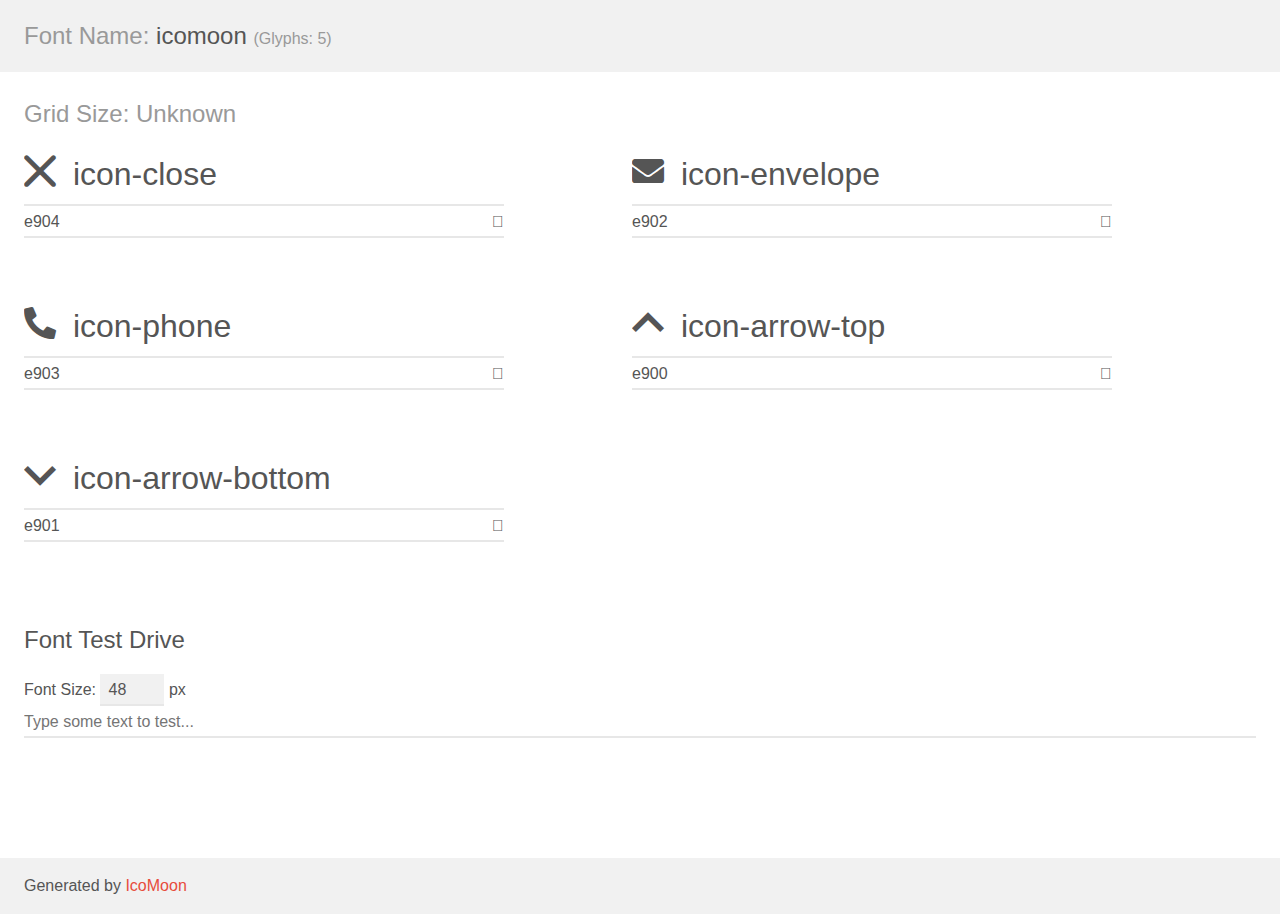
<file: assets/fonts/icomoon/demo.html>
<!doctype html>
<html>
<head>
    <meta charset="utf-8">
    <title>IcoMoon Demo</title>
    <meta name="description" content="An Icon Font Generated By IcoMoon.io">
    <meta name="viewport" content="width=device-width, initial-scale=1">
    <link rel="stylesheet" href="demo-files/demo.css">
    <link rel="stylesheet" href="style.css"></head>
<body>
    <div class="bgc1 clearfix">
        <h1 class="mhmm mvm"><span class="fgc1">Font Name:</span> icomoon <small class="fgc1">(Glyphs:&nbsp;5)</small></h1>
    </div>
    <div class="clearfix mhl ptl">
        <h1 class="mvm mtn fgc1">Grid Size: Unknown</h1>
        <div class="glyph fs1">
            <div class="clearfix bshadow0 pbs">
                <span class="icon-close"></span>
                <span class="mls"> icon-close</span>
            </div>
            <fieldset class="fs0 size1of1 clearfix hidden-false">
                <input type="text" readonly value="e904" class="unit size1of2" />
                <input type="text" maxlength="1" readonly value="&#xe904;" class="unitRight size1of2 talign-right" />
            </fieldset>
            <div class="fs0 bshadow0 clearfix hidden-true">
                <span class="unit pvs fgc1">liga: </span>
                <input type="text" readonly value="" class="liga unitRight" />
            </div>
        </div>
        <div class="glyph fs1">
            <div class="clearfix bshadow0 pbs">
                <span class="icon-envelope"></span>
                <span class="mls"> icon-envelope</span>
            </div>
            <fieldset class="fs0 size1of1 clearfix hidden-false">
                <input type="text" readonly value="e902" class="unit size1of2" />
                <input type="text" maxlength="1" readonly value="&#xe902;" class="unitRight size1of2 talign-right" />
            </fieldset>
            <div class="fs0 bshadow0 clearfix hidden-true">
                <span class="unit pvs fgc1">liga: </span>
                <input type="text" readonly value="" class="liga unitRight" />
            </div>
        </div>
        <div class="glyph fs1">
            <div class="clearfix bshadow0 pbs">
                <span class="icon-phone"></span>
                <span class="mls"> icon-phone</span>
            </div>
            <fieldset class="fs0 size1of1 clearfix hidden-false">
                <input type="text" readonly value="e903" class="unit size1of2" />
                <input type="text" maxlength="1" readonly value="&#xe903;" class="unitRight size1of2 talign-right" />
            </fieldset>
            <div class="fs0 bshadow0 clearfix hidden-true">
                <span class="unit pvs fgc1">liga: </span>
                <input type="text" readonly value="" class="liga unitRight" />
            </div>
        </div>
        <div class="glyph fs1">
            <div class="clearfix bshadow0 pbs">
                <span class="icon-arrow-top"></span>
                <span class="mls"> icon-arrow-top</span>
            </div>
            <fieldset class="fs0 size1of1 clearfix hidden-false">
                <input type="text" readonly value="e900" class="unit size1of2" />
                <input type="text" maxlength="1" readonly value="&#xe900;" class="unitRight size1of2 talign-right" />
            </fieldset>
            <div class="fs0 bshadow0 clearfix hidden-true">
                <span class="unit pvs fgc1">liga: </span>
                <input type="text" readonly value="" class="liga unitRight" />
            </div>
        </div>
        <div class="glyph fs1">
            <div class="clearfix bshadow0 pbs">
                <span class="icon-arrow-bottom"></span>
                <span class="mls"> icon-arrow-bottom</span>
            </div>
            <fieldset class="fs0 size1of1 clearfix hidden-false">
                <input type="text" readonly value="e901" class="unit size1of2" />
                <input type="text" maxlength="1" readonly value="&#xe901;" class="unitRight size1of2 talign-right" />
            </fieldset>
            <div class="fs0 bshadow0 clearfix hidden-true">
                <span class="unit pvs fgc1">liga: </span>
                <input type="text" readonly value="" class="liga unitRight" />
            </div>
        </div>
    </div>

    <!--[if gt IE 8]><!-->
    <div class="mhl clearfix mbl">
        <h1>Font Test Drive</h1>
        <label>
            Font Size: <input id="fontSize" type="number" class="textbox0 mbm"
            min="8" value="48" />
            px
        </label>
        <input id="testText" type="text" class="phl size1of1 mvl"
        placeholder="Type some text to test..." value=""/>
        <div id="testDrive" class="icon-" style="font-family: icomoon">&nbsp;
        </div>
    </div>
    <!--<![endif]-->
    <div class="bgc1 clearfix">
        <p class="mhl">Generated by <a href="https://icomoon.io/app">IcoMoon</a></p>
    </div>

    <script src="demo-files/demo.js"></script>
</body>
</html>
</file>
<file: assets/fonts/icomoon/demo-files/demo.css>
body {
  padding: 0;
  margin: 0;
  font-family: sans-serif;
  font-size: 1em;
  line-height: 1.5;
  color: #555;
  background: #fff;
}
h1 {
  font-size: 1.5em;
  font-weight: normal;
}
small {
  font-size: .66666667em;
}
a {
  color: #e74c3c;
  text-decoration: none;
}
a:hover, a:focus {
  box-shadow: 0 1px #e74c3c;
}
.bshadow0, input {
  box-shadow: inset 0 -2px #e7e7e7;
}
input:hover {
  box-shadow: inset 0 -2px #ccc;
}
input, fieldset {
  font-family: sans-serif;
  font-size: 1em;
  margin: 0;
  padding: 0;
  border: 0;
}
input {
  color: inherit;
  line-height: 1.5;
  height: 1.5em;
  padding: .25em 0;
}
input:focus {
  outline: none;
  box-shadow: inset 0 -2px #449fdb;
}
.glyph {
  font-size: 16px;
  width: 15em;
  padding-bottom: 1em;
  margin-right: 4em;
  margin-bottom: 1em;
  float: left;
  overflow: hidden;
}
.liga {
  width: 80%;
  width: calc(100% - 2.5em);
}
.talign-right {
  text-align: right;
}
.talign-center {
  text-align: center;
}
.bgc1 {
  background: #f1f1f1;
}
.fgc1 {
  color: #999;
}
.fgc0 {
  color: #000;
}
p {
  margin-top: 1em;
  margin-bottom: 1em;
}
.mvm {
  margin-top: .75em;
  margin-bottom: .75em;
}
.mtn {
  margin-top: 0;
}
.mtl, .mal {
  margin-top: 1.5em;
}
.mbl, .mal {
  margin-bottom: 1.5em;
}
.mal, .mhl {
  margin-left: 1.5em;
  margin-right: 1.5em;
}
.mhmm {
  margin-left: 1em;
  margin-right: 1em;
}
.mls {
  margin-left: .25em;
}
.ptl {
  padding-top: 1.5em;
}
.pbs, .pvs {
  padding-bottom: .25em;
}
.pvs, .pts {
  padding-top: .25em;
}
.unit {
  float: left;
}
.unitRight {
  float: right;
}
.size1of2 {
  width: 50%;
}
.size1of1 {
  width: 100%;
}
.clearfix:before, .clearfix:after {
  content: " ";
  display: table;
}
.clearfix:after {
  clear: both;
}
.hidden-true {
  display: none;
}
.textbox0 {
  width: 3em;
  background: #f1f1f1;
  padding: .25em .5em;
  line-height: 1.5;
  height: 1.5em;
}
#testDrive {
  display: block;
  padding-top: 24px;
  line-height: 1.5;
}
.fs0 {
  font-size: 16px;
}
.fs1 {
  font-size: 32px;
}
</file>
<file: assets/fonts/icomoon/style.css>
@font-face {
  font-family: 'icomoon';
  src:  url('fonts/icomoon.eot?ndqr7u');
  src:  url('fonts/icomoon.eot?ndqr7u#iefix') format('embedded-opentype'),
    url('fonts/icomoon.ttf?ndqr7u') format('truetype'),
    url('fonts/icomoon.woff?ndqr7u') format('woff'),
    url('fonts/icomoon.svg?ndqr7u#icomoon') format('svg');
  font-weight: normal;
  font-style: normal;
  font-display: block;
}

[class^="icon-"], [class*=" icon-"] {
  /* use !important to prevent issues with browser extensions that change fonts */
  font-family: 'icomoon' !important;
  speak: never;
  font-style: normal;
  font-weight: normal;
  font-variant: normal;
  text-transform: none;
  line-height: 1;

  /* Better Font Rendering =========== */
  -webkit-font-smoothing: antialiased;
  -moz-osx-font-smoothing: grayscale;
}

.icon-close:before {
  content: "\e904";
}
.icon-envelope:before {
  content: "\e902";
}
.icon-phone:before {
  content: "\e903";
}
.icon-arrow-top:before {
  content: "\e900";
}
.icon-arrow-bottom:before {
  content: "\e901";
}
</file>
<file: assets/css/main.css>
@import url("https://fonts.googleapis.com/css2?family=Exo+2:wght@200;400;700&display=swap");
@import url(../fonts/icomoon/style.css);
@import url(../libs/bootstrap/css/bootstrap.css);
@-webkit-keyframes fadeInLeft {
  0% {
    opacity: 0;
    -webkit-transform: translate3d(-20%, 0, 0);
    transform: translate3d(-20%, 0, 0); }
  to {
    opacity: 1;
    -webkit-transform: translateZ(0);
    transform: translateZ(0); } }
@keyframes fadeInLeft {
  0% {
    opacity: 0;
    -webkit-transform: translate3d(-20%, 0, 0);
    transform: translate3d(-20%, 0, 0); }
  to {
    opacity: 1;
    -webkit-transform: translateZ(0);
    transform: translateZ(0); } }
.fadeInLeft {
  -webkit-animation: fadeInLeft 1.5s ease-in-out;
  -moz-animation: fadeInLeft 1.5s ease-in-out;
  animation: fadeInLeft 1.5s ease-in-out; }

@-webkit-keyframes fadeInRight {
  0% {
    opacity: 0;
    -webkit-transform: translate3d(20%, 0, 0);
    transform: translate3d(20%, 0, 0); }
  to {
    opacity: 1;
    -webkit-transform: translateZ(0);
    transform: translateZ(0); } }
@keyframes fadeInRight {
  0% {
    opacity: 0;
    -webkit-transform: translate3d(20%, 0, 0);
    transform: translate3d(20%, 0, 0); }
  to {
    opacity: 1;
    -webkit-transform: translateZ(0);
    transform: translateZ(0); } }
.fadeInRight {
  -webkit-animation: fadeInRight 1.5s ease-in-out;
  -moz-animation: fadeInRight 1.5s ease-in-out;
  animation: fadeInRight 1.5s ease-in-out; }

@-webkit-keyframes fadeInUp {
  0% {
    opacity: 0;
    -webkit-transform: translate3d(0, 20%, 0);
    transform: translate3d(0, 20%, 0); }
  to {
    opacity: 1;
    -webkit-transform: translateZ(0);
    transform: translateZ(0); } }
@keyframes fadeInUp {
  0% {
    opacity: 0;
    -webkit-transform: translate3d(0, 20%, 0);
    transform: translate3d(0, 20%, 0); }
  to {
    opacity: 1;
    -webkit-transform: translateZ(0);
    transform: translateZ(0); } }
.fadeInUp {
  -webkit-animation: fadeInUp 1.5s ease-in-out;
  -moz-animation: fadeInUp 1.5s ease-in-out;
  animation: fadeInUp 1.5s ease-in-out; }

.-color-primary {
  color: #5FC4E6; }

html, body, div, span, applet, object, iframe,
h1, h2, h3, h4, h5, h6, p, blockquote, pre,
a, abbr, acronym, address, big, cite, code,
del, dfn, em, img, ins, kbd, q, s, samp,
small, strike, strong, sub, sup, tt, var,
b, u, i, center,
dl, dt, dd, ol, ul, li,
fieldset, form, label, legend,
table, caption, tbody, tfoot, thead, tr, th, td,
article, aside, canvas, details, embed,
figure, figcaption, footer, header, hgroup,
menu, nav, output, ruby, section, summary,
time, mark, audio, video {
  margin: 0;
  padding: 0;
  border: 0;
  font-size: 100%;
  vertical-align: baseline; }

/* HTML5 display-role reset for older browsers */
article, aside, details, figcaption, figure,
footer, header, hgroup, menu, nav, section {
  display: block; }

body {
  position: relative;
  font-family: 'Exo 2', sans-serif;
  color: #26104B;
  background: #F2F0F9;
  font-weight: 400;
  font-size: 14px;
  line-height: 24px;
  --header-height:80px; }

a, a:hover {
  color: #4D4D4D;
  text-decoration: none; }

ol, ul {
  list-style: none; }

blockquote, q {
  quotes: none; }

blockquote:before, blockquote:after,
q:before, q:after {
  content: '';
  content: none; }

table {
  border-collapse: collapse;
  border-spacing: 0; }

img {
  max-width: 100%;
  height: auto; }

a {
  outline: none; }

strong {
  font-weight: 700; }

@media (min-width: 1400px) {
  .container {
    max-width: 1224px; } }
.wrapper {
  overflow: hidden; }

/* Slider */
.slickfix .slick-list {
  margin: 0 -50px; }

.slickfix .slick-slide {
  margin: 0 50px; }

/**/
.dnfix__thumb {
  position: relative;
  height: auto;
  width: 100%;
  overflow: hidden;
  display: block;
  padding-top: 68.075%; }

.dnfix__thumb img {
  margin: 0px auto;
  position: absolute;
  width: 100%;
  height: 100%;
  top: 0;
  left: 0;
  object-fit: cover; }

.dnfix__thumb.-contain img {
  object-fit: contain; }

.dnfix__thumb {
  transition: all 1000ms cubic-bezier(0.215, 0.61, 0.355, 1); }
  .dnfix__thumb img {
    transition: all 1000ms cubic-bezier(0.215, 0.61, 0.355, 1); }

/* Text truncate */
.text__truncate {
  overflow: hidden;
  text-overflow: ellipsis;
  display: -webkit-box;
  display: -webkit-inline-box;
  -webkit-box-orient: vertical;
  -webkit-line-clamp: 1; }

.text__truncate.-n2 {
  -webkit-line-clamp: 2; }

.text__truncate.-n3 {
  -webkit-line-clamp: 3; }

.text__truncate.-n4 {
  -webkit-line-clamp: 4; }

/**/
br.tb {
  display: none; }
@media (max-width: 991px) {
  br.pc {
    display: none; } }
@media (min-width: 768px) and (max-width: 1199px) {
  br.tb {
    display: block; } }
@media (min-width: 992px) {
  br.tbl {
    display: none; } }
@media (min-width: 768px) {
  br.mbt {
    display: none; } }
@media (min-width: 576px) {
  br.mb {
    display: none; } }

/**/
.btn {
  position: relative;
  color: #fff;
  text-align: center;
  font-weight: bold;
  font-size: 18px;
  line-height: 22px;
  text-transform: uppercase;
  border: 0;
  border-radius: 3px;
  padding: 16px 24px;
  transition: all .5s; }
  .btn.-small {
    padding: 8px 16px;
    font-size: 13px;
    line-height: 16px;
    padding: 8px 16px; }
  .btn:after {
    content: "";
    position: absolute;
    top: 0;
    left: 0;
    bottom: 0;
    width: 100%;
    height: 100%;
    background: linear-gradient(101.72deg, #a11b25 6.16%, #ff928c 95.73%);
    border-radius: inherit;
    opacity: 0;
    transition: all .5s; }
  .btn span {
    position: relative;
    z-index: 1; }
  .btn:hover {
    color: #fff; }
    .btn:hover:after {
      height: 100%;
      opacity: 1; }
  .btn--primary {
    background: linear-gradient(180deg, #EC3984 0%, #C01E62 100%); }
  .btn--secondary {
    background-color: #BEE274; }

/* Fix admin*/
.admin-bar .header.-fix {
  top: 32px; }

@media (max-width: 767px) {
  .admin-bar .header.-fix {
    top: 0; } }
@media (max-width: 991px) {
  .container {
    max-width: 100% !important; } }
.header {
  position: fixed;
  top: 0;
  left: 0;
  width: 100%;
  max-width: 100%;
  padding: 24px 0;
  z-index: 10; }
  .header.is-active {
    background: rgba(95, 79, 215, 0.9);
    backdrop-filter: blur(2px); }
  .header .container {
    max-width: 1800px; }
  .header .logo {
    width: 240px;
    margin-bottom: 0;
    transition: opacity .5s; }
    .header .logo img {
      width: auto;
      max-height: 50px; }
  .header .main__nav {
    flex-grow: 1;
    text-align: center; }
  .header__right {
    width: 240px;
    text-align: right; }
  @media (max-width: 1199px) {
    .header {
      padding: 20px 0; } }
  @media (max-width: 1099px) {
    .header .logo {
      width: auto; }
    .header .main__nav {
      text-align: right; }
    .header__right {
      width: auto; } }
  @media (max-width: 991px) {
    .header {
      padding: 16px 0; }
      .header__right {
        display: none; }
      .header .logo {
        flex-grow: 1; }
        .header .logo img {
          max-height: 25px; } }

@keyframes stuckMoveDown {
  0% {
    transform: translateY(-100%); }
  100% {
    transform: translateY(0); } }
.footer {
  padding: 80px 0 15px;
  color: rgba(238, 238, 238, 0.5);
  background: linear-gradient(180deg, #26134F 0%, #130630 100%); }
  .footer a {
    color: rgba(238, 238, 238, 0.5);
    transition: all .5s; }
    .footer a:hover {
      color: #fff; }
  .footer__item {
    margin-bottom: 30px; }
    .footer__item__title {
      font-weight: bold;
      font-size: 14px;
      line-height: 19px;
      color: #EEEEEE;
      margin-bottom: 20px; }
  .footer__logo {
    margin-top: -30px;
    margin-bottom: 15px; }
  .footer__address li {
    margin-bottom: 10px; }
  .footer__address [class^="icon-"] {
    display: inline-block;
    width: 25px;
    color: #E61B70; }
  .footer__nav {
    display: flex;
    flex-wrap: wrap; }
    .footer__nav > li {
      flex: 0 0 auto;
      width: 50%;
      margin-bottom: 10px; }
  .footer__socical {
    display: flex;
    justify-content: center;
    align-items: center;
    margin-top: 4px; }
    .footer__socical li {
      position: relative;
      width: 25px;
      transition: all .5s; }
      .footer__socical li:not(:last-child) {
        margin-right: 16px; }
      .footer__socical li:hover {
        transform: translateY(-5px); }
  .footer .-newsletter form {
    position: relative;
    margin-bottom: 10px; }
  .footer .-newsletter .text-field {
    font-size: 14px;
    padding: 18px 25px;
    border: 0;
    background: rgba(255, 255, 255, 0.1);
    border-radius: 37px;
    color: #fff; }
  .footer .-newsletter .submit-field {
    position: absolute;
    top: 0;
    right: 0;
    background: #E61B70;
    border-radius: 37px;
    color: #fff;
    border: 0;
    font-weight: bold;
    font-size: 14px;
    line-height: 19px;
    padding: 19px 30px;
    transition: all .5s; }
    .footer .-newsletter .submit-field:hover {
      background-color: #6e5fda; }
  .footer .-newsletter i {
    font-style: italic;
    font-weight: normal;
    font-size: 11px;
    line-height: 15px;
    color: #EEEEEE;
    opacity: 0.5; }
  @media (max-width: 991px) {
    .footer .-newsletter {
      text-align: center; }
      .footer .-newsletter form {
        position: relative;
        margin-bottom: 10px;
        max-width: 500px;
        margin: 0 auto 10px; } }
  @media (max-width: 575px) {
    .footer .-newsletter {
      text-align: left; } }

.copyright {
  display: flex;
  flex-wrap: wrap;
  padding-top: 12px;
  font-weight: 200;
  font-size: 14px;
  line-height: 22px;
  border-top: 1px solid rgba(255, 255, 255, 0.1); }
  @media (max-width: 575px) {
    .copyright {
      text-align: center;
      justify-content: center; } }

/*
======================================
[ Main menu ]
======================================
*/
.main__nav {
  position: relative;
  z-index: 9;
  font-weight: 600;
  font-size: 16px;
  line-height: 20px;
  color: #FFFFFF;
  transition: opacity .5s; }
  .main__nav:after {
    content: "";
    display: table;
    clear: both; }
  .main__nav .sc__wrap {
    position: relative;
    z-index: 9999;
    width: 100%; }
  .main__nav ul {
    list-style: none;
    padding: 0;
    margin: 0; }
  .main__nav a {
    font-weight: bold;
    font-size: 14px;
    text-align: center;
    text-transform: uppercase;
    color: #FFFFFF;
    transition: color 0.3s, background 0.3s; }
  .main__nav .el__menu {
    padding: 0px 0;
    background: none; }
    .main__nav .el__menu:after {
      content: "";
      display: table;
      clear: both; }
    .main__nav .el__menu > li {
      position: relative;
      display: inline-block;
      margin: 0 15px; }
      .main__nav .el__menu > li.menu-item-has-children > a:after {
        content: "\e907";
        font-family: 'icomoon';
        font-size: 5px;
        margin-left: 5px;
        position: relative;
        top: -3px;
        font-weight: 400; }
      .main__nav .el__menu > li > a {
        position: relative;
        padding: 8px 5px;
        display: block; }
        .main__nav .el__menu > li > a:before {
          content: "";
          position: absolute;
          bottom: 0;
          left: 0;
          right: 0;
          display: block;
          width: 0;
          height: 2px;
          transition: all .3s;
          margin: auto;
          background: #fff;
          border-radius: 5px; }
    .main__nav .el__menu > li:hover a, .main__nav .el__menu > li.active a, .main__nav .el__menu .current_page_parent a, .main__nav .el__menu .current-menu-parent a {
      color: #fff; }
    .main__nav .el__menu > li:hover > a:before, .main__nav .el__menu > li.active > a:before, .main__nav .el__menu .current_page_parent > a:before, .main__nav .el__menu .current-menu-parent > a:before, .main__nav .el__menu .current-menu-item > a:before, .main__nav .el__menu .current_page_item > a:before {
      width: 100%; }
    .main__nav .el__menu .menu-item-has-children:hover a:before {
      display: none; }
    .main__nav .el__menu li:hover > .sub-menu {
      display: block;
      opacity: 1;
      visibility: visible; }
    .main__nav .el__menu .sub-menu {
      width: 205px;
      position: absolute;
      background: #171C20;
      opacity: 0;
      visibility: hidden;
      transition: all 300ms linear;
      left: 0px;
      top: 100%;
      z-index: 99;
      text-align: left;
      border-bottom-right-radius: 10px;
      border-bottom-left-radius: 10px;
      overflow: hidden; }
      .main__nav .el__menu .sub-menu li {
        position: relative;
        line-height: 20px;
        padding: 13px 15px; }
        .main__nav .el__menu .sub-menu li:not(:last-child) {
          border-bottom: 1px solid rgba(255, 255, 255, 0.1); }
        .main__nav .el__menu .sub-menu li:hover {
          background-color: #252A2B; }
          .main__nav .el__menu .sub-menu li:hover > a {
            color: #fff; }
        .main__nav .el__menu .sub-menu li a {
          color: #ffffff; }
      .main__nav .el__menu .sub-menu .sub-menu {
        top: 0;
        left: 100%; }

/*Menu custom*/
@media (max-width: 575px) {
  .modal-open {
    overflow: hidden; } }
.nav__mobile {
  display: block;
  position: fixed;
  top: 0;
  height: 100%;
  right: -250px;
  width: 220px;
  opacity: 0;
  background: #E51B70;
  transition: all .25s;
  z-index: 9999;
  font-weight: 600;
  font-size: 14px;
  pointer-events: none;
  overflow: auto; }
  .nav__mobile--close {
    position: relative;
    top: 2px;
    cursor: pointer;
    width: 25px;
    height: 35px;
    text-align: right; }
  .nav__mobile__header {
    display: flex;
    align-items: center;
    padding: 30px 15px 10px;
    color: #fff; }
    .nav__mobile__header img {
      max-width: 125px; }
  .nav__mobile__content {
    position: relative;
    overflow-y: auto;
    padding: 10px 0; }
  .nav__mobile.active {
    right: 0;
    opacity: 1;
    pointer-events: auto; }
  .nav__mobile .nav__mobile--ul {
    list-style: none; }
    .nav__mobile .nav__mobile--ul li {
      position: relative;
      margin-bottom: 24px; }
      .nav__mobile .nav__mobile--ul li a {
        position: relative;
        font-weight: 600;
        font-size: 14px;
        line-height: 24px;
        color: #FFFFFF;
        padding: 8px 16px;
        display: block;
        text-transform: uppercase;
        border-bottom: 1px solid transparent;
        transition: all .5s; }
        .nav__mobile .nav__mobile--ul li a:before {
          content: '';
          position: absolute;
          bottom: 0;
          left: 0;
          width: 0;
          height: 1px;
          background-color: #fff;
          transition: all .5s; }
        .nav__mobile .nav__mobile--ul li a:hover {
          color: #5FC4E6; }
      .nav__mobile .nav__mobile--ul li.active > a, .nav__mobile .nav__mobile--ul li.current-menu-item > a, .nav__mobile .nav__mobile--ul li.current_page_item > a, .nav__mobile .nav__mobile--ul li:hover > a {
        color: #fff; }
        .nav__mobile .nav__mobile--ul li.active > a:before, .nav__mobile .nav__mobile--ul li.current-menu-item > a:before, .nav__mobile .nav__mobile--ul li.current_page_item > a:before, .nav__mobile .nav__mobile--ul li:hover > a:before {
          width: 100%; }

/**/
.menu-mb__btn {
  position: relative;
  top: 3px;
  display: block;
  cursor: pointer;
  position: absolute;
  top: 50%;
  transform: translateY(-50%);
  right: 15px; }

.effect-box {
  width: 100%;
  height: 100%;
  overflow: hidden;
  position: absolute;
  top: 0;
  z-index: 1;
  pointer-events: none; }

.frame--cloubd {
  position: absolute;
  left: 0 !important;
  height: 100%;
  width: 700%;
  bottom: 0 !important;
  margin: 0 !important;
  -webkit-transform: translate3d(0, 0, 0);
  -moz-transform: translate3d(0, 0, 0);
  -o-transform: translate3d(0, 0, 0);
  z-index: -1; }

.clouds_one {
  background: url(../img/cloud_one.png);
  background-repeat-y: no-repeat;
  background-position: top left;
  background-size: contain;
  position: absolute;
  left: 10%;
  top: 0;
  height: 62%;
  width: 700%;
  -webkit-animation: cloud_one 400s linear infinite;
  -moz-animation: cloud_one 400s linear infinite;
  -o-animation: cloud_one 400s linear infinite;
  -webkit-transform: translate3d(0, 0, 0);
  -moz-transform: translate3d(0, 0, 0);
  -o-transform: translate3d(0, 0, 0); }

@-webkit-keyframes cloud_one {
  0% {
    left: 10%; }
  50% {
    left: -100%; }
  100% {
    left: -200%; } }
.sc__header {
  margin-bottom: 50px; }
  .sc__header__title {
    position: relative;
    display: inline-block;
    font-weight: bold;
    font-size: 42px;
    line-height: 50px;
    text-align: center;
    text-transform: uppercase;
    color: #EC3984; }
  .sc__header__excerpt {
    font-weight: normal;
    font-size: 14px;
    line-height: 17px;
    text-align: center;
    color: rgba(38, 16, 75, 0.8);
    margin-bottom: 8px; }
  @media (max-width: 767px) {
    .sc__header {
      margin-bottom: 30px; }
      .sc__header__title {
        font-size: 36px;
        line-height: 44px; } }
  @media (max-width: 575px) {
    .sc__header__title {
      font-size: 28px;
      line-height: 34px; } }

/*Effect*/
.ef--zoomin .dnfix__thumb img {
  -webkit-transform: scale(1);
  transform: scale(1);
  -webkit-transition: .5s ease-in-out;
  transition: .5s ease-in-out; }

.ef--zoomin:hover .dnfix__thumb img {
  -webkit-transform: scale(1.1);
  transform: scale(1.1); }

@keyframes float10x {
  0% {
    transform: translatey(0px); }
  50% {
    transform: translatey(10px); }
  100% {
    transform: translatey(0px); } }
@keyframes float10 {
  0% {
    transform: translatey(0px); }
  50% {
    transform: translatey(-10px); }
  100% {
    transform: translatey(0px); } }
@keyframes float20 {
  0% {
    transform: translatey(0px); }
  50% {
    transform: translatey(-20px); }
  100% {
    transform: translatey(0px); } }
@keyframes spinner-rotate {
  to {
    transform: rotate(360deg); } }
/**/
.offsetz-1 {
  margin-left: 14.285714%; }

.offsetz-2 {
  margin-left: 28.571428%; }

.offsetz-3 {
  margin-left: 42.857142%; }

.offsetz-4 {
  margin-left: 62.5%; }

.offsetz-5 {
  margin-left: 75%; }

.row-7 {
  --bs-gutter-x: 8px; }
  .row-7 > * {
    width: calc(100% / 7); }

/*Page 404*/
.error404 .error-404 {
  padding: 100px 0; }
  .error404 .error-404 a {
    color: #fff; }

/**/
.new__item {
  margin-bottom: 15px;
  transition: all .5s; }
  .new__item:hover .el__item__title {
    color: #dd3078; }
  .new__item:hover .el__item__readmore {
    color: #26104B; }
  .new__item .dnfix__thumb {
    padding-top: 57%; }
  .new__item__thumb {
    margin-bottom: 16px; }
    .new__item__thumb img {
      border-radius: 4px; }
  .new__item__title {
    font-weight: bold;
    font-size: 18px;
    line-height: 22px;
    color: #26104B;
    margin-bottom: 6px;
    transition: all .5s; }
  .new__item__date {
    font-style: italic;
    font-weight: normal;
    font-size: 14px;
    line-height: 22px;
    color: #868A96;
    margin-bottom: 16px; }
    .new__item__date span {
      font-style: normal;
      color: #868A96; }
  .new__item__excerpt {
    font-weight: normal;
    font-size: 14px;
    line-height: 22px;
    color: #26104B;
    margin-bottom: 16px; }
  .new__item__readmore {
    font-weight: bold;
    font-size: 11px;
    line-height: 13px;
    color: #E61B70;
    transition: all .5s; }
  @media (max-width: 575px) {
    .new__item.-small > a {
      display: flex;
      flex-wrap: wrap; }
    .new__item.-small .new__item__thumb {
      flex: 0 0 auto;
      width: 100px; }
    .new__item.-small .new__item__meta {
      padding-left: 8px;
      flex: 0 0 auto;
      width: calc(100% - 100px); }
    .new__item.-small .new__item__title {
      font-size: 14px;
      line-height: 17px; }
    .new__item.-small .new__item__excerpt {
      display: none; }
    .new__item.-small .new__item .dnfix__thumb {
      padding-top: 71%; } }

.home-banner {
  position: relative;
  padding: 16% 0px;
  min-height: 1050px;
  background: #6959DF; }
  .home-banner:before {
    content: '';
    position: absolute;
    top: 30%;
    left: 0;
    width: 100%;
    height: calc(100% + 27%);
    background-image: url(../img/home-banner-footer.png);
    background-repeat: no-repeat;
    background-size: cover; }
  .home-banner .container {
    max-width: 1460px;
    overflow: hidden; }
  .home-banner .el__meta {
    position: absolute;
    top: 0;
    width: 100%;
    height: 100%;
    z-index: 1;
    display: flex;
    align-items: center;
    max-width: 820px; }
    .home-banner .el__meta .btn {
      margin-top: 60px; }
  .home-banner .el__title {
    font-weight: bold;
    font-size: 76px;
    line-height: 82px;
    text-transform: capitalize;
    color: #FFFFFF;
    margin-bottom: 30px; }
  .home-banner .el__excerpt {
    font-weight: normal;
    font-size: 21px;
    line-height: 25px;
    color: rgba(255, 255, 255, 0.85); }
  .home-banner .el__thumb {
    position: absolute;
    top: 9%;
    right: 4%;
    width: 46.7%; }
  .home-banner .-cloubd-1 {
    position: absolute;
    top: 16%;
    left: 3%;
    width: 196px;
    height: 196px;
    background-image: url(../img/cloud1.png);
    background-repeat: no-repeat;
    background-size: contain;
    z-index: 1;
    pointer-events: none;
    animation: float10x 6s infinite linear; }
  .home-banner .-cloubd-2 {
    position: absolute;
    top: 15%;
    right: 5%;
    width: 48%;
    height: 31%;
    background-image: url(../img/cloud2.png);
    background-repeat: no-repeat;
    background-size: contain;
    z-index: 1;
    pointer-events: none;
    animation: float10 6s infinite linear; }
.home-number {
  position: relative;
  padding: 80px 0 25px;
  z-index: 1; }
  .home-number .el__box {
    max-width: 920px;
    margin: 0 auto; }
  .home-number .el__item {
    text-align: center;
    margin-bottom: 25px; }
    .home-number .el__item__title {
      font-weight: bold;
      font-size: 96px;
      line-height: 115px;
      text-align: center;
      color: #EC3984;
      margin-bottom: 24px; }
    .home-number .el__item__sub {
      font-weight: bold;
      font-size: 18px;
      line-height: 22px;
      text-align: center;
      text-transform: uppercase;
      color: #26104B;
      opacity: 0.8; }
.home-functions {
  position: relative;
  padding: 100px 0 64px;
  z-index: 1; }
  .home-functions .el__item {
    background: linear-gradient(0deg, rgba(255, 255, 255, 0.51), rgba(255, 255, 255, 0.51));
    box-shadow: 0px 29px 30px rgba(0, 0, 0, 0.07);
    backdrop-filter: blur(15px);
    border-radius: 15px;
    padding: 24px 24px;
    margin-bottom: 16px;
    transition: all .5s; }
    .home-functions .el__item__thumb {
      margin-bottom: 40px;
      transition: all .5s; }
    .home-functions .el__item__title {
      font-weight: bold;
      font-size: 21px;
      line-height: 25px;
      text-align: center;
      text-transform: uppercase;
      color: #26104B;
      margin-bottom: 14px;
      transition: all .5s; }
    .home-functions .el__item__excerpt {
      font-weight: normal;
      font-size: 14px;
      line-height: 20px;
      text-align: center;
      color: #26104B; }
    .home-functions .el__item:hover {
      box-shadow: 0px 29px 30px rgba(0, 0, 0, 0.15); }
      .home-functions .el__item:hover .el__item__thumb {
        transform: translateY(-5px); }
      .home-functions .el__item:hover .el__item__title {
        color: #cc266b; }
  .home-functions .-icon-user {
    position: absolute;
    top: 0;
    left: 3%;
    width: 24%;
    height: 107%;
    background-image: url(../img/home-functions-ic.png);
    background-repeat: no-repeat;
    background-size: contain;
    z-index: -1;
    pointer-events: none;
    animation: float10 6s infinite linear; }
  .home-functions .-icon-stone1 {
    position: absolute;
    top: 75%;
    right: 14%;
    width: 150px;
    height: 150px;
    background-image: url(../img/ic-stone1.png);
    background-repeat: no-repeat;
    background-size: contain;
    z-index: -1;
    pointer-events: none;
    animation: spinner-rotate 6s infinite linear; }
  .home-functions .-icon-stone2 {
    position: absolute;
    top: 40%;
    right: 0;
    width: 10%;
    height: 24%;
    background-image: url(../img/ic-stone2.png);
    background-repeat: no-repeat;
    background-size: contain;
    z-index: -1;
    pointer-events: none;
    animation: float20 6s infinite linear; }
.home-team {
  position: relative;
  padding: 100px 0 60px; }
  .home-team:before {
    content: '';
    position: absolute;
    top: 38%;
    right: 0;
    width: 26%;
    height: 59%;
    background-image: url(../img/home-team-ic.png);
    background-repeat: no-repeat;
    background-size: contain;
    z-index: -1;
    pointer-events: none; }
  .home-team .container {
    max-width: 1374px; }
  .home-team .col__left {
    width: calc(100% - 115px); }
  .home-team .col__right {
    width: 115px; }
  .home-team .el__box {
    padding: 80px 170px;
    background: linear-gradient(30.94deg, rgba(255, 180, 225, 0.3) 0.34%, rgba(192, 164, 255, 0.3) 100%);
    backdrop-filter: blur(20px);
    border-radius: 130px; }
  .home-team .slider__item {
    padding: 50px 0 50px 50px; }
    .home-team .slider__item__thumb {
      position: relative;
      max-width: 220px; }
      .home-team .slider__item__thumb:before {
        content: "";
        position: absolute;
        top: -50px;
        left: -50px;
        width: calc(100% + 100px);
        height: calc(100% + 100px);
        background-image: url(../img/user-border.png);
        background-repeat: no-repeat;
        background-size: contain;
        z-index: -1;
        pointer-events: none;
        animation: spinner-rotate 30s infinite linear; }
    .home-team .slider__item .dnfix__thumb {
      padding-top: 100%; }
      .home-team .slider__item .dnfix__thumb img {
        border-radius: 50%; }
    .home-team .slider__item__title {
      font-weight: bold;
      font-size: 21px;
      line-height: 25px;
      color: #26104B;
      margin-bottom: 8px; }
    .home-team .slider__item__sub {
      font-weight: normal;
      font-size: 14px;
      line-height: 19px;
      color: #26104B;
      margin-bottom: 24px; }
    .home-team .slider__item__excerpt {
      font-size: 14px;
      line-height: 22px;
      color: #26104B; }
  .home-team .slider-nav {
    padding: 40px 10px; }
  .home-team .slider__item2 {
    width: 60px;
    border-radius: 50%;
    margin: 8px auto 8px;
    cursor: pointer;
    border: 2px solid #FFFFFF;
    transition: all .5s; }
    .home-team .slider__item2 .dnfix__thumb {
      width: 56px;
      padding-top: 56px; }
    .home-team .slider__item2:hover {
      border-color: #F528A3; }
  .home-team .slick-current .slider__item2 {
    border-color: #F528A3;
    box-shadow: 0px 5px 8px rgba(0, 0, 0, 0.35); }
.home-partners {
  position: relative;
  padding: 100px 0 180px; }
  .home-partners::before {
    content: '';
    position: absolute;
    bottom: 0;
    left: 0;
    width: 25.6%;
    height: 75%;
    background-image: url(../img/home-partners-ic.png);
    background-repeat: no-repeat;
    background-size: contain;
    background-position: bottom;
    pointer-events: none; }
  .home-partners:after {
    content: '';
    position: absolute;
    bottom: 0;
    left: 0;
    width: 100%;
    height: 171%;
    background-image: url(../img/home-team-bg.png);
    background-repeat: no-repeat;
    background-size: cover;
    z-index: -1; }
  .home-partners .el__boxs {
    position: relative; }
  .home-partners .el__header {
    position: absolute;
    left: 45px;
    bottom: -110px; }
    .home-partners .el__header__title {
      font-weight: bold;
      font-size: 42px;
      line-height: 50px;
      text-transform: uppercase;
      color: #473B59; }
    .home-partners .el__header__sub {
      font-weight: 200;
      font-size: 180px;
      line-height: 211px;
      text-transform: uppercase;
      color: #EC3984; }
  .home-partners .col__title {
    display: flex;
    align-items: center;
    justify-content: end; }
  .home-partners .el__item {
    margin-bottom: calc( var(--bs-gutter-x) / 2);
    transition: all .5s; }
    .home-partners .el__item:hover {
      transform: translateY(-5px); }
    .home-partners .el__item .dnfix__thumb {
      padding-top: 70px; }
    .home-partners .el__item img {
      border-radius: 4px; }
    .home-partners .el__item__title {
      font-weight: bold;
      font-size: 24px;
      line-height: 29px;
      text-transform: uppercase;
      color: #473B59; }
.home-portfolio {
  position: relative;
  padding: 100px 0 0px; }
  .home-portfolio .row-7 {
    --bs-gutter-x: 20px; }
  .home-portfolio .el__item {
    margin-bottom: calc( var(--bs-gutter-x) / 2);
    transition: all .5s; }
    .home-portfolio .el__item:hover {
      transform: translateY(-5px); }
    .home-portfolio .el__item .dnfix__thumb {
      padding-top: 39%; }
  .home-portfolio .-icon-stone1 {
    position: absolute;
    top: 8%;
    left: 3%;
    width: 150px;
    height: 150px;
    background-image: url(../img/ic-stone3.png);
    background-repeat: no-repeat;
    background-size: contain;
    z-index: -1;
    pointer-events: none;
    animation: spinner-rotate 6s infinite linear; }
  .home-portfolio .-icon-stone2 {
    position: absolute;
    top: 40%;
    right: 2%;
    width: 12%;
    height: 29%;
    background-image: url(../img/ic-stone4.png);
    background-repeat: no-repeat;
    background-size: contain;
    z-index: -1;
    pointer-events: none;
    animation: float20 6s infinite linear; }
.home-news {
  padding: 100px 0 115px; }
@media (max-width: 1399px) {
  .home-banner {
    min-height: 750px; }
    .home-banner .container {
      max-width: 1300px; }
    .home-banner .el__title {
      font-size: 60px;
      line-height: 74px; }
  .home-number .el__item__title {
    font-size: 86px;
    line-height: 100px; }
  .home-team .container {
    max-width: 1300px; }
  .home-team .el__box {
    padding: 80px 80px 40px; }
  .home-partners ::before {
    display: none; }
  .home-partners:after {
    width: 100%;
    height: 165%; } }
@media (max-width: 1199px) {
  .home-banner {
    min-height: 670px; }
    .home-banner .el__title {
      font-size: 50px; }
  .home-number .el__item__title {
    font-size: 70px;
    line-height: 70px; }
  .home-functions {
    padding: 80px 0 30px; }
    .home-functions .el__item__thumb {
      margin-bottom: 15px; }
  .home-team {
    padding: 80px 0 40px; }
    .home-team .slider__item__thumb {
      max-width: 180px; }
    .home-team .el__box {
      padding: 50px 60px 30px; }
    .home-team .col__right {
      margin-top: -60px; }
  .home-partners {
    padding: 80px 0 160px; }
    .home-partners .el__header__sub {
      font-size: 140px;
      line-height: 160px; }
  .home-portfolio {
    padding: 80px 0 30px; }
  .home-news {
    padding: 50px 0 60px; } }
@media (max-width: 1024px) {
  .home-banner {
    min-height: 570px; } }
@media (max-width: 991px) {
  .home-team {
    padding: 80px 0 20px; }
    .home-team .col__left, .home-team .col__right {
      width: 100%; }
    .home-team .col__right {
      margin-top: 0; }
    .home-team .slider-for {
      margin-bottom: 0; }
    .home-team .slider-nav {
      max-width: 350px;
      padding: 10px 30px;
      margin: auto; }
    .home-team .slick-arrow {
      margin-top: -5px; }
    .home-team .slick-prev {
      left: 0px;
      transform: rotate(270deg); }
    .home-team .slick-next {
      right: 0px;
      transform: rotate(-90deg); }
  .home-portfolio .row-7 {
    --bs-gutter-x: 8px; }
    .home-portfolio .row-7 > * {
      width: calc(100% / 6); }
  .home-partners {
    padding: 50px 0; }
    .home-partners:before {
      display: block;
      position: relative;
      display: block;
      width: 190px;
      height: 230px;
      margin: auto; }
    .home-partners .el__header {
      position: relative;
      left: 0;
      bottom: 0;
      text-align: center;
      margin-bottom: 30px; }
    .home-partners .row-7 {
      margin-bottom: 8px;
      justify-content: center; }
      .home-partners .row-7 > * {
        width: calc(100% / 6); }
    .home-partners .col__title {
      width: 100% !important;
      justify-content: center;
      margin-bottom: 16px; }
    .home-partners .offsetz-1, .home-partners .offsetz-2, .home-partners .offsetz-3 {
      margin-left: 0; } }
@media (max-width: 767px) {
  .home-banner .el__title {
    font-size: 46px;
    line-height: 60px; }
  .home-banner .el__excerpt {
    font-size: 18px; }
  .home-banner .el__meta .btn {
    margin-top: 40px; }
  .home-team .el__box {
    padding: 50px 30px 30px; }
  .home-team .slider__item {
    padding: 50px 0 20px; }
  .home-team .slider__item__thumb {
    margin: 0 auto 80px; }
  .home-team .slider__item__meta {
    text-align: center; }
  .home-number .el__item__title {
    font-size: 64px;
    line-height: 70px; }
  .home-partners .el__header__title {
    font-size: 36px;
    line-height: 46px; }
  .home-partners .row-7 > * {
    width: calc(100% / 5); }
  .home-portfolio .row-7 > * {
    width: calc(100% / 5); } }
@media (max-width: 575px) {
  .home-number {
    padding: 40px 0 0; }
  .home-banner {
    min-height: 740px; }
    .home-banner .el__meta {
      padding-top: 120px;
      align-items: start; }
    .home-banner .el__thumb {
      width: 88%;
      top: auto;
      bottom: 0;
      left: 0;
      right: 0;
      margin: auto; }
    .home-banner .el__title {
      font-size: 36px;
      line-height: 46px; }
  .home-partners {
    padding: 0; }
    .home-partners:after {
      display: none; }
    .home-partners .row-7 > * {
      width: calc(100% / 2); }
    .home-partners .el__header__title {
      font-size: 28px;
      line-height: 34px; }
    .home-partners .el__item__title {
      font-size: 18px;
      line-height: 22px; }
  .home-portfolio {
    padding: 80px 0 0; }
    .home-portfolio .row-7 > * {
      width: calc(100% / 2); }
  .home-team {
    padding: 50px 0 0px; }
    .home-team .el__box {
      padding: 50px 15px 30px;
      border-radius: 0;
      margin-right: var(--bs-gutter-x, -0.75rem);
      margin-left: var(--bs-gutter-x, -0.75rem); }
  .home-functions {
    padding: 80px 0 0; }
    .home-functions .el__item {
      max-width: 270px;
      margin: 0 auto 16px; }
    .home-functions .-icon-user {
      position: absolute;
      top: 8%;
      left: -10%;
      width: 45%;
      height: 16%; }
  .home-news {
    padding: 80px 0 30px; } }

/*# sourceMappingURL=main.css.map */
</file>
